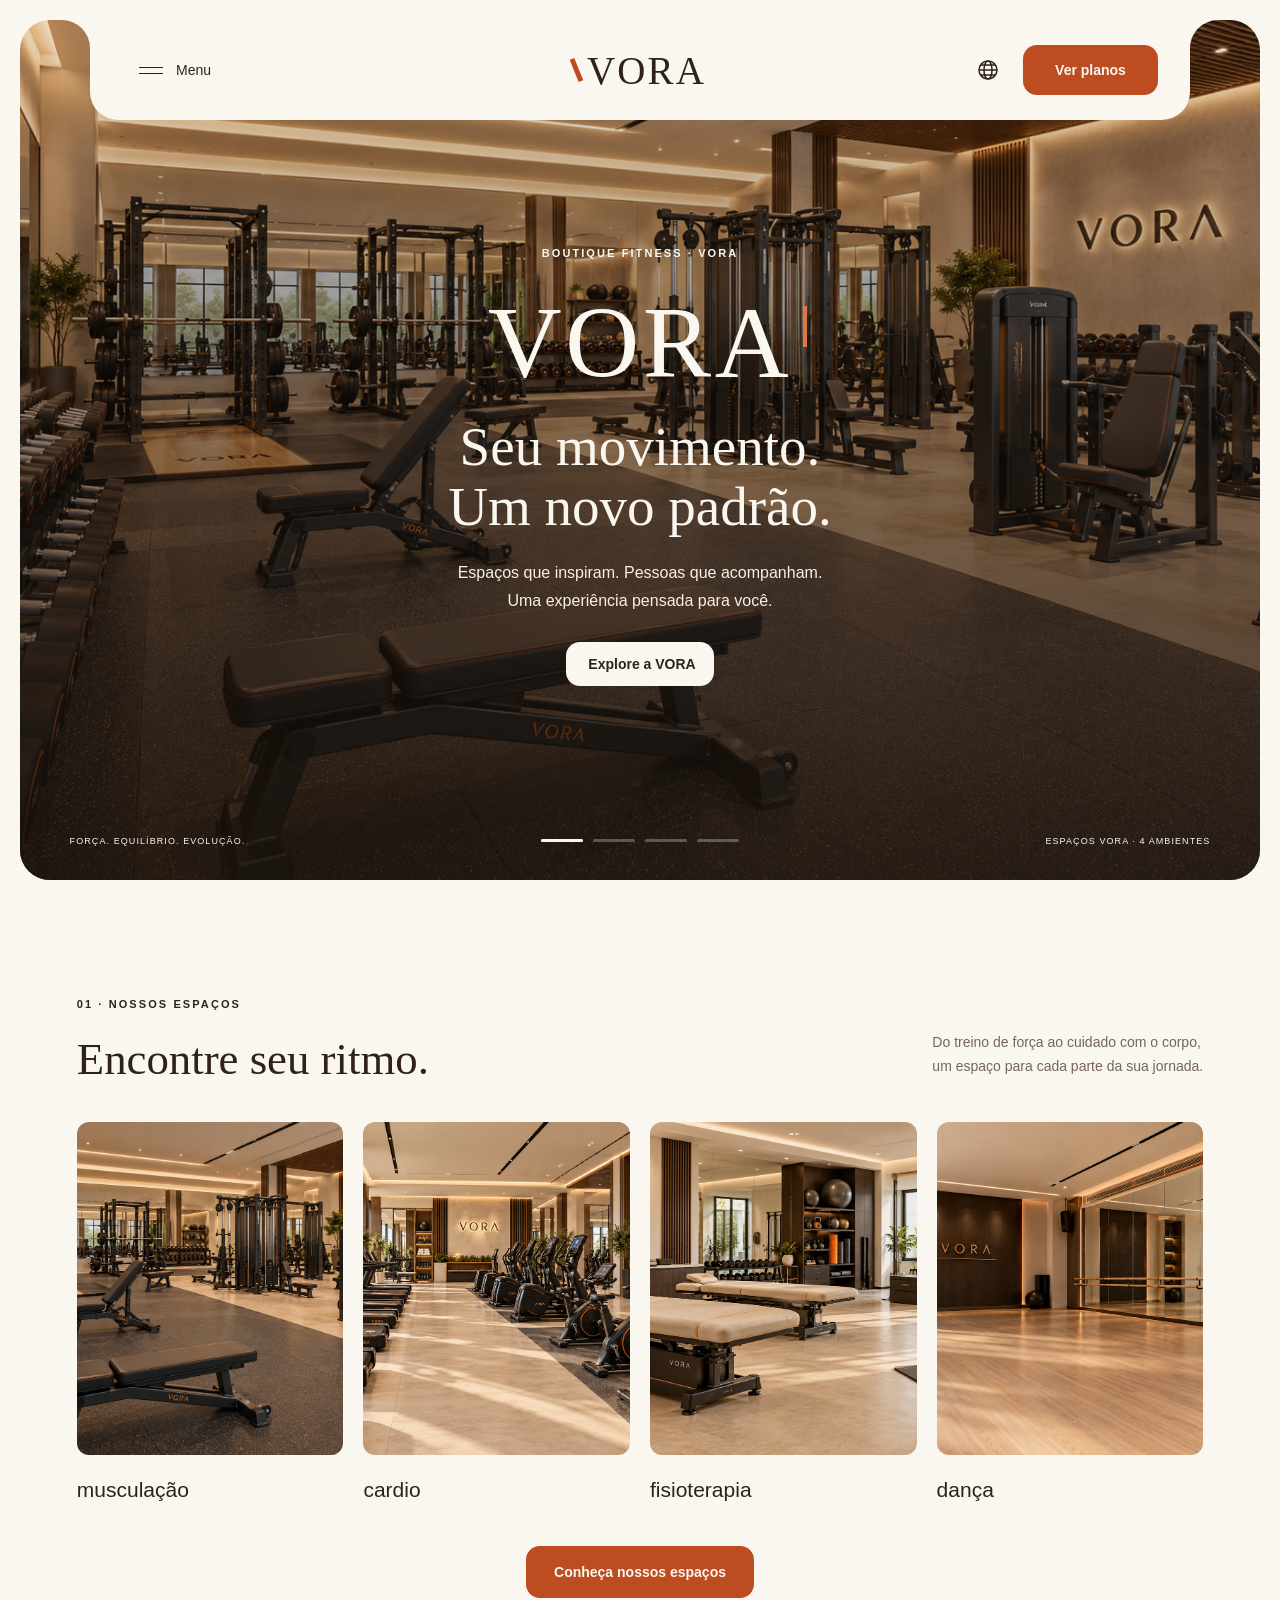
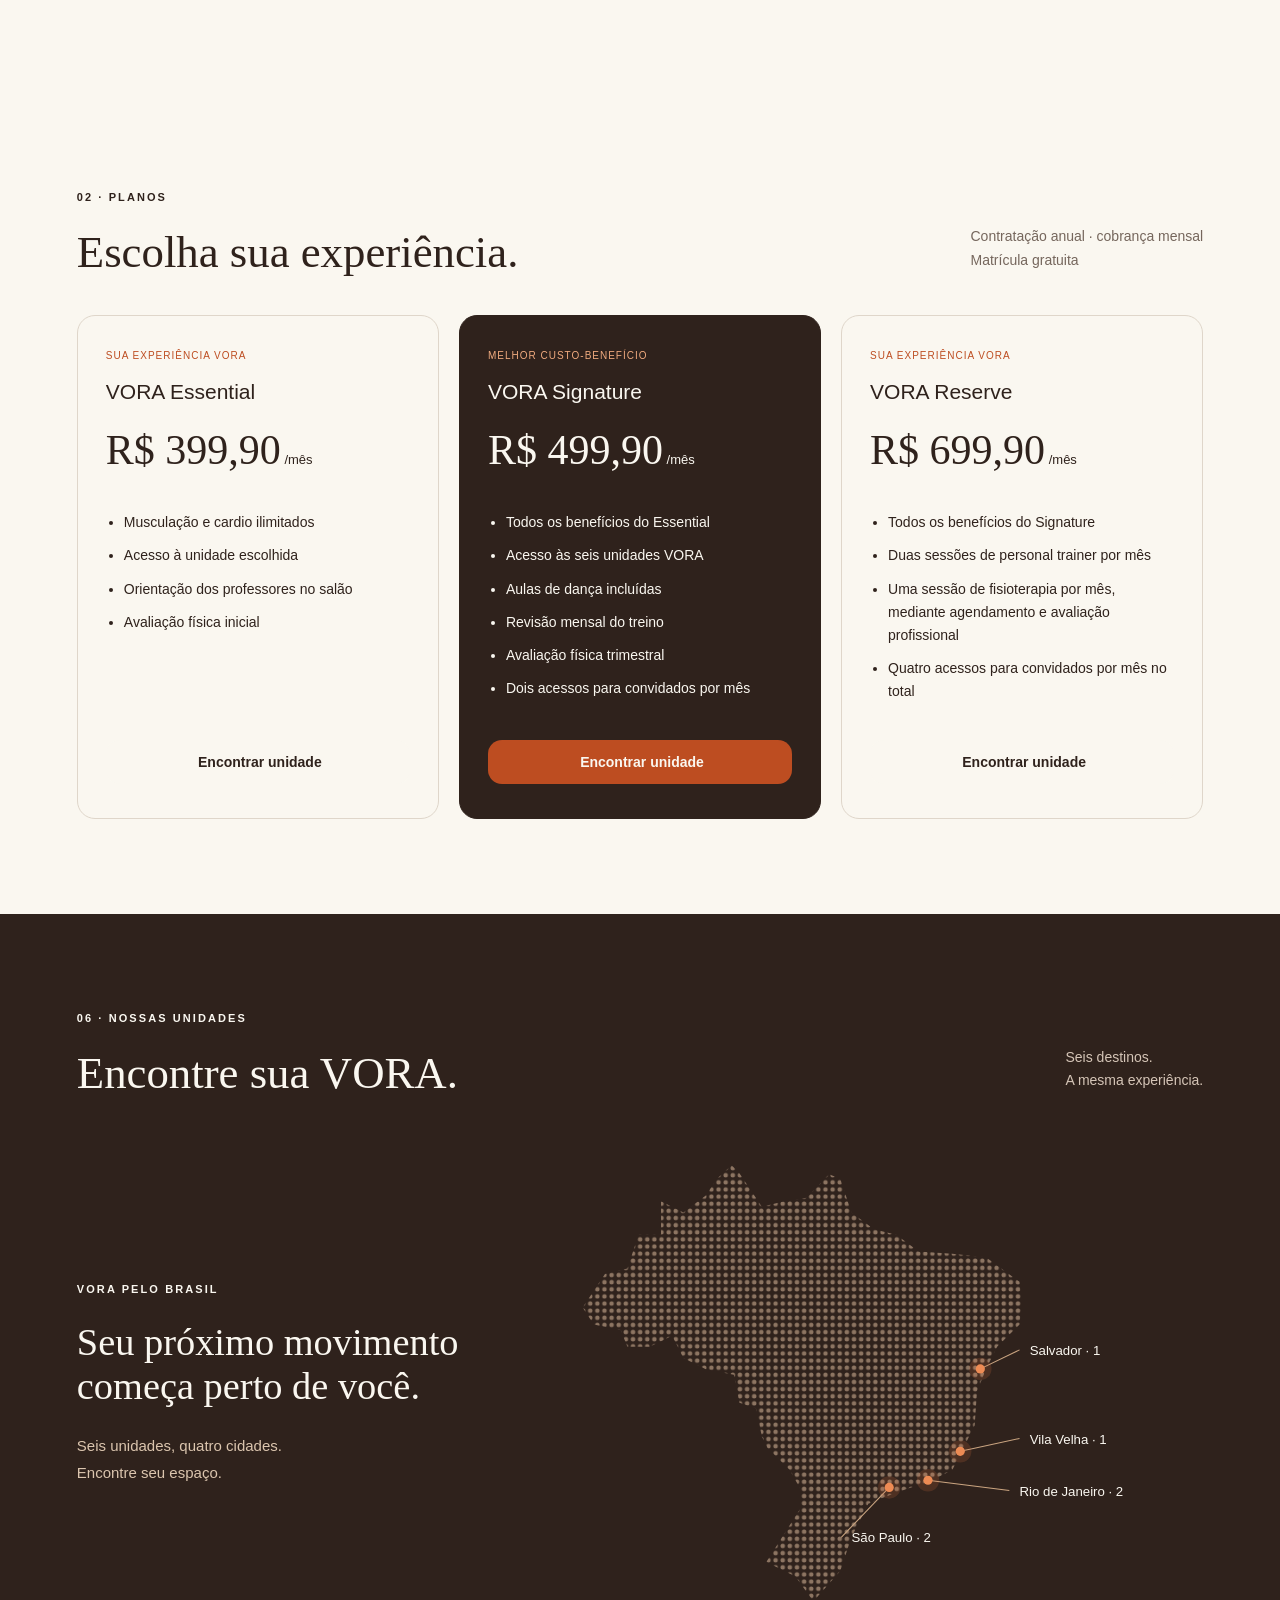
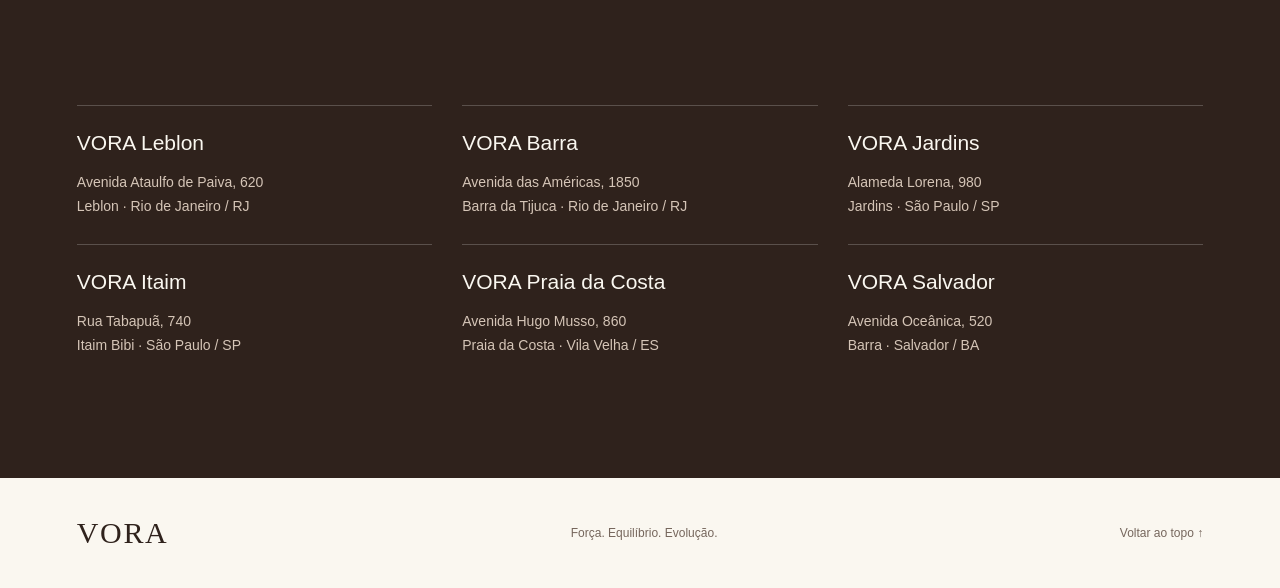
<file: index.html>
<!doctype html>
<html lang="pt-BR">
<head>
  <meta charset="utf-8">
  <meta name="viewport" content="width=device-width,initial-scale=1">
  <meta name="description" content="Conheça a VORA: espaços de treino, profissionais e uma experiência de fitness premium.">
  <title>VORA — Movimento com propósito</title>
  <link rel="stylesheet" href="styles.css?v=20261008-languages">
  <script src="scroll.js?v=20261008-languages" defer></script><script src="translations.js?v=20261008-languages" defer></script><script src="language.js?v=20261008-languages" defer></script><script src="app.js?v=20261008-languages" defer></script>
</head>
<body>
  <div class="opening" id="inicio">
    <header class="header fullscreen-header">
  <button class="menu-toggle fullscreen-toggle" aria-label="Abrir menu de navegação" aria-expanded="false" aria-controls="menu-overlay"><span class="menu-icon" aria-hidden="true"><i></i><i></i></span><b>Menu</b></button>
  <a class="wordmark nav-logo" href="index.html?v=20261008-languages" aria-label="VORA, início"><span class="brand-stroke" aria-hidden="true"></span>VORA</a>
  <div class="header-actions"><div class="language-selector" data-language-control><button class="language-toggle" type="button" aria-label="Escolher idioma" aria-expanded="false" aria-controls="language-panel"><svg viewBox="0 0 24 24" fill="none" stroke="currentColor" stroke-width="1.5" aria-hidden="true"><circle cx="12" cy="12" r="9"/><ellipse cx="12" cy="12" rx="4" ry="9"/><path d="M3 12h18M5 7h14M5 17h14"/></svg></button><div class="language-panel" id="language-panel" role="group" aria-label="Escolher idioma" inert><button type="button" data-lang="pt" lang="pt-BR" aria-pressed="true">Português <span>PT</span></button><button type="button" data-lang="en" lang="en" aria-pressed="false">English <span>EN</span></button><button type="button" data-lang="es" lang="es" aria-pressed="false">Español <span>ES</span></button></div></div><a class="button button-orange header-plan" href="index.html?v=20261008-languages#planos">Ver planos</a></div>
</header>
    <section class="hero" aria-label="Conheça a VORA">
      <div class="slides" aria-hidden="true"></div>
      <div class="hero-shade"></div>
      <div class="hero-content"><p class="eyebrow">BOUTIQUE FITNESS · VORA</p><div class="wordmark hero-wordmark" aria-label="VORA">VORA<span class="hero-accent" aria-hidden="true"></span></div><h1>Seu movimento.<br>Um novo padrão.</h1><p class="hero-description">Espaços que inspiram. Pessoas que acompanham.<br>Uma experiência pensada para você.</p><a class="button button-cream" href="espacos.html?v=20261008-languages">Explore a VORA</a></div>
      <div class="hero-bottom"><p>FORÇA. EQUILÍBRIO. EVOLUÇÃO.</p><div class="slide-controls"><div class="slide-dots" role="group" aria-label="Escolher imagem"></div></div><span class="slide-caption">ESPAÇOS VORA · 4 AMBIENTES</span></div>
    </section>
  </div>
  <main>
    <section id="espacos" class="section"><div class="section-heading"><div><p class="eyebrow">01 · NOSSOS ESPAÇOS</p><h2>Encontre seu ritmo.</h2></div><p>Do treino de força ao cuidado com o corpo,<br>um espaço para cada parte da sua jornada.</p></div><div id="space-grid" class="space-grid"></div><div class="spaces-action"><a class="button button-orange" href="espacos.html?v=20261008-languages">Conheça nossos espaços</a></div></section>
    <section id="planos" class="section"><div class="section-heading"><div><p class="eyebrow">02 · PLANOS</p><h2>Escolha sua experiência.</h2></div><p>Contratação anual · cobrança mensal<br>Matrícula gratuita</p></div><div id="plan-grid" class="plan-grid"></div></section>
    <section id="unidades" class="section units"><div class="section-heading"><div><p class="eyebrow">06 · NOSSAS UNIDADES</p><h2>Encontre sua VORA.</h2></div><p>Seis destinos.<br>A mesma experiência.</p></div><div class="units-map" aria-label="Localização das unidades"><div><p class="eyebrow">VORA PELO BRASIL</p><h3>Seu próximo movimento<br>começa perto de você.</h3><p>Seis unidades, quatro cidades.<br>Encontre seu espaço.</p></div><svg viewBox="0 0 640 500" role="img" aria-labelledby="brazil-title brazil-desc"><title id="brazil-title">Unidades VORA no Brasil</title><desc id="brazil-desc">Duas unidades no Rio de Janeiro, duas em São Paulo, uma em Vila Velha e uma em Salvador.</desc><defs><pattern id="map-dots" width="7" height="7" patternUnits="userSpaceOnUse"><circle cx="3.5" cy="3.5" r="2.2" fill="#8d7562"/></pattern></defs><polygon points="31.1,168.5 42.0,185.0 68.4,190.5 75.0,207.0 97.0,207.0 119.0,196.0 130.0,218.0 152.0,229.0 179.5,234.5 185.0,262.0 201.5,267.5 207.0,295.0 212.5,306.0 234.5,328.0 245.5,347.8 244.4,366.5 211.4,418.2 240.0,432.5 257.6,456.7 284.0,427.0 295.0,394.0 311.5,361.0 339.0,350.0 372.0,339.0 394.0,328.0 405.0,306.0 416.0,284.0 418.2,251.0 427.0,229.0 438.0,207.0 460.0,185.0 462.2,163.0 460.0,143.2 427.0,119.0 394.0,115.7 361.0,113.5 339.0,97.0 317.0,91.5 295.0,75.0 284.0,42.0 273.0,37.6 251.0,60.7 229.0,64.0 207.0,69.5 185.0,36.5 177.3,28.8 163.0,42.0 152.0,58.5 130.0,75.0 108.0,64.0 108.0,97.0 86.0,97.0 75.0,130.0 53.0,135.5 31.1,168.5" fill="url(#map-dots)"/><g class="map-marker"><title>Salvador</title><path d="M421.5,228.67 L460,210" stroke="#cba581" stroke-width="1" fill="none"/><circle cx="421.5" cy="228.67" r="11" fill="#de7542" opacity=".18"/><circle cx="421.5" cy="228.67" r="4.5" fill="#ee8b54"/><text x="470" y="215" fill="#faf7f0" font-size="13" font-family="Arial,sans-serif">Salvador · 1</text></g><g class="map-marker"><title>Vila Velha</title><path d="M401.81,309.63 L460,297" stroke="#cba581" stroke-width="1" fill="none"/><circle cx="401.81" cy="309.63" r="11" fill="#de7542" opacity=".18"/><circle cx="401.81" cy="309.63" r="4.5" fill="#ee8b54"/><text x="470" y="302" fill="#faf7f0" font-size="13" font-family="Arial,sans-serif">Vila Velha · 1</text></g><g class="map-marker"><title>Rio de Janeiro</title><path d="M370.13,338.01 L450,348" stroke="#cba581" stroke-width="1" fill="none"/><circle cx="370.13" cy="338.01" r="11" fill="#de7542" opacity=".18"/><circle cx="370.13" cy="338.01" r="4.5" fill="#ee8b54"/><text x="460" y="353" fill="#faf7f0" font-size="13" font-family="Arial,sans-serif">Rio de Janeiro · 2</text></g><g class="map-marker"><title>São Paulo</title><path d="M332.07,345.05 L285,394" stroke="#cba581" stroke-width="1" fill="none"/><circle cx="332.07" cy="345.05" r="11" fill="#de7542" opacity=".18"/><circle cx="332.07" cy="345.05" r="4.5" fill="#ee8b54"/><text x="295" y="399" fill="#faf7f0" font-size="13" font-family="Arial,sans-serif">São Paulo · 2</text></g></svg></div><div id="unit-grid" class="unit-grid"></div></section>
  </main>
  <footer><a class="wordmark" href="#inicio">VORA</a><p>Força. Equilíbrio. Evolução.</p><a href="#inicio">Voltar ao topo ↑</a></footer>
<dialog class="full-menu" id="menu-overlay" aria-label="Menu de navegação VORA">
  <div class="overlay-top"><a class="wordmark" href="index.html?v=20261008-languages" aria-label="VORA, página inicial">VORA</a><button class="menu-close" aria-label="Fechar menu"><span>Fechar</span><b aria-hidden="true">×</b></button></div>
  <div class="overlay-content"><div class="overlay-navigation"><p class="eyebrow">EXPLORE A VORA</p><nav id="navigation" aria-label="Navegação principal"><a href="espacos.html?v=20261008-languages"><span>01</span>Nossos espaços</a><a href="equipamentos.html?v=20261008-languages"><span>02</span>Equipamentos</a><a href="historia.html?v=20261008-languages"><span>03</span>Nossa história</a><a href="equipe.html?v=20261008-languages"><span>04</span>Nossa equipe</a><a href="produtos.html?v=20261008-languages"><span>05</span>Produtos</a><a href="contato.html?v=20261008-languages"><span>06</span>Contato</a></nav></div><div class="menu-visual"><img class="menu-photo" alt="Sala de musculação VORA"><div><p class="eyebrow">BOUTIQUE FITNESS</p><p>Seu movimento.<br>Seu lugar.</p></div></div></div>
  <div class="overlay-bottom"><span>FORÇA. EQUILÍBRIO. EVOLUÇÃO.</span><span>VORA · BOUTIQUE FITNESS</span></div>
</dialog>
</body>
</html>
</file>
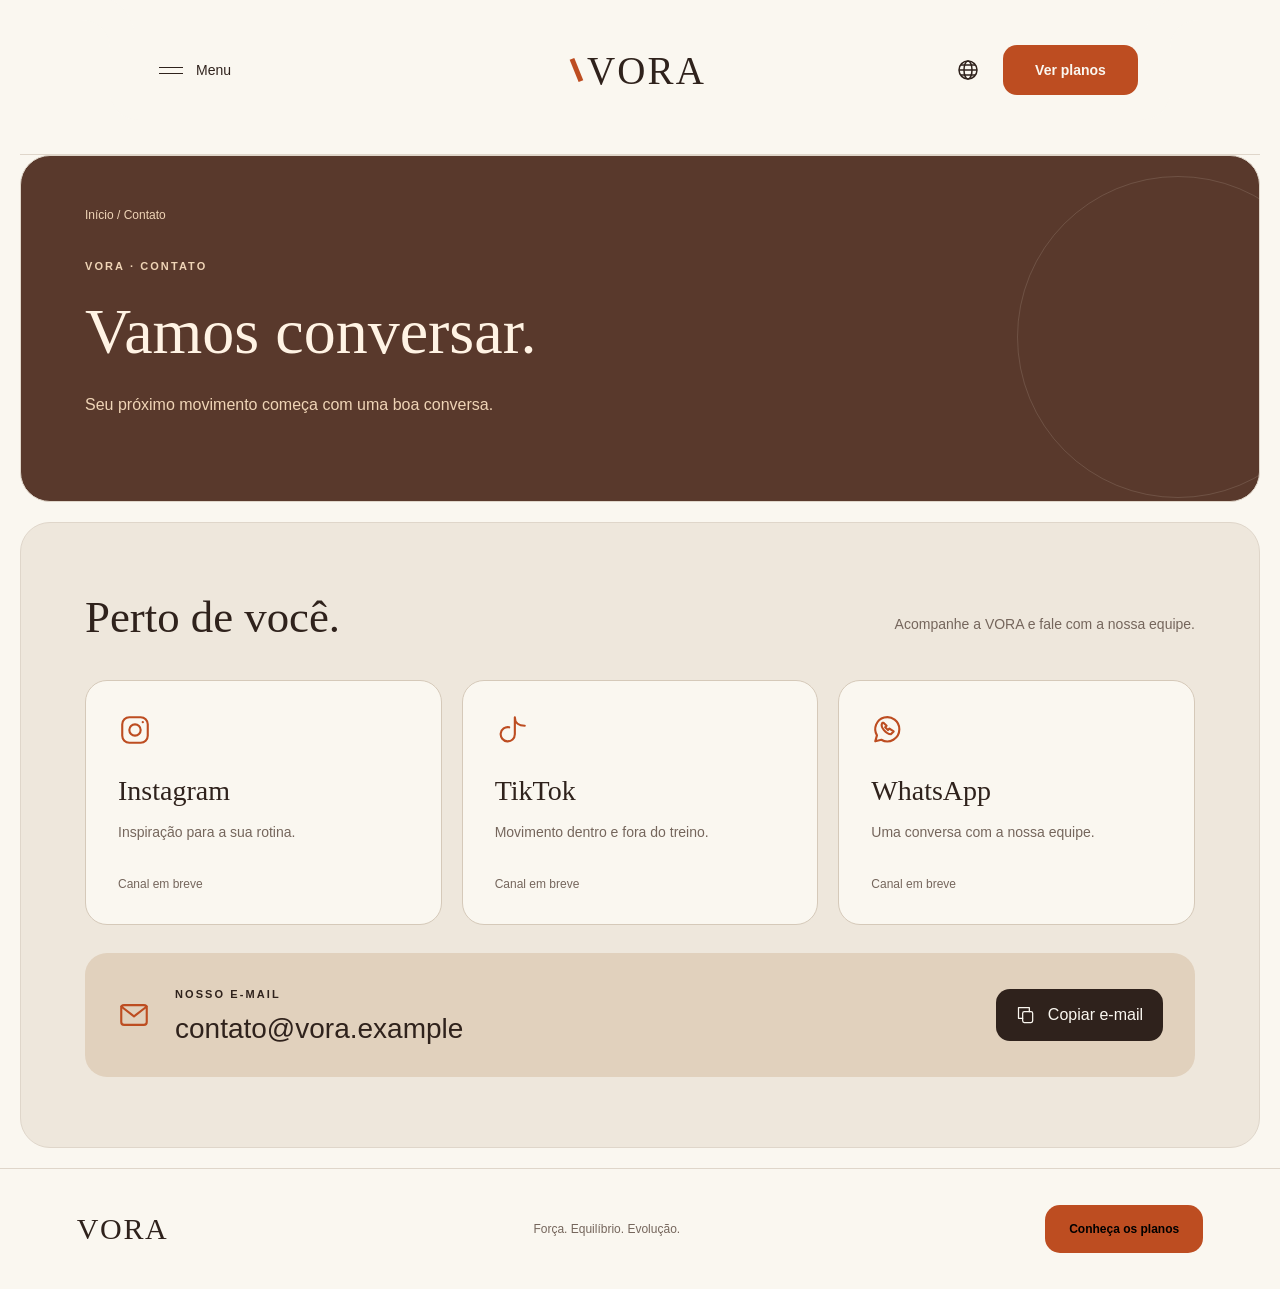
<file: contato.html>
<!doctype html>
<html lang="pt-BR"><head><meta charset="utf-8"><meta name="viewport" content="width=device-width,initial-scale=1"><meta name="description" content="Entre em contato com a VORA."><title>Contato — VORA</title><link rel="stylesheet" href="styles.css?v=20261008-languages"><script src="scroll.js?v=20261008-languages" defer></script><script src="translations.js?v=20261008-languages" defer></script><script src="language.js?v=20261008-languages" defer></script><script src="app.js?v=20261008-languages" defer></script></head>
<body class="inner-page page-contato"><div class="page-navigation">    <header class="header fullscreen-header">
  <button class="menu-toggle fullscreen-toggle" aria-label="Abrir menu de navegação" aria-expanded="false" aria-controls="menu-overlay"><span class="menu-icon" aria-hidden="true"><i></i><i></i></span><b>Menu</b></button>
  <a class="wordmark nav-logo" href="index.html?v=20261008-languages" aria-label="VORA, início"><span class="brand-stroke" aria-hidden="true"></span>VORA</a>
  <div class="header-actions"><div class="language-selector" data-language-control><button class="language-toggle" type="button" aria-label="Escolher idioma" aria-expanded="false" aria-controls="language-panel"><svg viewBox="0 0 24 24" fill="none" stroke="currentColor" stroke-width="1.5" aria-hidden="true"><circle cx="12" cy="12" r="9"/><ellipse cx="12" cy="12" rx="4" ry="9"/><path d="M3 12h18M5 7h14M5 17h14"/></svg></button><div class="language-panel" id="language-panel" role="group" aria-label="Escolher idioma" inert><button type="button" data-lang="pt" lang="pt-BR" aria-pressed="true">Português <span>PT</span></button><button type="button" data-lang="en" lang="en" aria-pressed="false">English <span>EN</span></button><button type="button" data-lang="es" lang="es" aria-pressed="false">Español <span>ES</span></button></div></div><a class="button button-orange header-plan" href="index.html?v=20261008-languages#planos">Ver planos</a></div>
</header></div><main><section class="page-intro"><a class="breadcrumb" href="index.html?v=20261008-languages">Início / Contato</a><p class="eyebrow">VORA · CONTATO</p><h1>Vamos conversar.</h1><p>Seu próximo movimento começa com uma boa conversa.</p></section><section class="section contact-section"><div class="section-heading"><h2>Perto de você.</h2><p>Acompanhe a VORA e fale com a nossa equipe.</p></div><div class="contact-grid"><article class="contact-card"><span class="contact-icon"><svg viewBox="0 0 24 24" fill="none" stroke="currentColor" stroke-width="1.5" stroke-linecap="round" stroke-linejoin="round" aria-hidden="true"><rect x="3" y="3" width="18" height="18" rx="5"/><circle cx="12" cy="12" r="4"/><circle cx="17.5" cy="6.5" r=".8" fill="currentColor" stroke="none"/></svg></span><h3>Instagram</h3><p>Inspiração para a sua rotina.</p><span class="contact-status">Canal em breve</span></article><article class="contact-card"><span class="contact-icon"><svg viewBox="0 0 24 24" fill="none" stroke="currentColor" stroke-width="1.5" stroke-linecap="round" stroke-linejoin="round" aria-hidden="true"><path d="M14 3v12a5 5 0 1 1-4-4.9M14 3c0 4 3 6 7 6"/></svg></span><h3>TikTok</h3><p>Movimento dentro e fora do treino.</p><span class="contact-status">Canal em breve</span></article><article class="contact-card"><span class="contact-icon"><svg viewBox="0 0 24 24" fill="none" stroke="currentColor" stroke-width="1.5" stroke-linecap="round" stroke-linejoin="round" aria-hidden="true"><path d="M20 11.5a8.5 8.5 0 0 1-12.7 7.4L3 20l1.2-4.2A8.5 8.5 0 1 1 20 11.5Z"/><path d="M8 7c-2 3 3 8 6 8l2-2-3-2-1 1-2-2 1-1-2-2Z"/></svg></span><h3>WhatsApp</h3><p>Uma conversa com a nossa equipe.</p><span class="contact-status">Canal em breve</span></article></div><div class="contact-email"><span class="contact-icon"><svg viewBox="0 0 24 24" fill="none" stroke="currentColor" stroke-width="1.5" stroke-linecap="round" stroke-linejoin="round" aria-hidden="true"><rect x="3" y="5" width="18" height="14" rx="2"/><path d="m3 6 9 7 9-7"/></svg></span><div><p class="eyebrow">NOSSO E-MAIL</p><p class="email-address">contato@vora.example</p></div><button class="copy-email" type="button" aria-label="Copiar e-mail"><svg viewBox="0 0 24 24" fill="none" stroke="currentColor" stroke-width="1.5" stroke-linecap="round" stroke-linejoin="round" aria-hidden="true"><rect x="8" y="8" width="12" height="13" rx="2"/><path d="M16 8V3H3v13h5"/></svg><span>Copiar e-mail</span></button><p id="copy-status" role="status" aria-live="polite"></p></div></section></main><footer><a class="wordmark" href="index.html?v=20261008-languages">VORA</a><p>Força. Equilíbrio. Evolução.</p><a class="button button-orange footer-plan" href="index.html?v=20261008-languages#planos">Conheça os planos</a></footer><dialog class="full-menu" id="menu-overlay" aria-label="Menu de navegação VORA">
  <div class="overlay-top"><a class="wordmark" href="index.html?v=20261008-languages" aria-label="VORA, página inicial">VORA</a><button class="menu-close" aria-label="Fechar menu"><span>Fechar</span><b aria-hidden="true">×</b></button></div>
  <div class="overlay-content"><div class="overlay-navigation"><p class="eyebrow">EXPLORE A VORA</p><nav id="navigation" aria-label="Navegação principal"><a href="espacos.html?v=20261008-languages"><span>01</span>Nossos espaços</a><a href="equipamentos.html?v=20261008-languages"><span>02</span>Equipamentos</a><a href="historia.html?v=20261008-languages"><span>03</span>Nossa história</a><a href="equipe.html?v=20261008-languages"><span>04</span>Nossa equipe</a><a href="produtos.html?v=20261008-languages"><span>05</span>Produtos</a><a href="contato.html?v=20261008-languages"><span>06</span>Contato</a></nav></div><div class="menu-visual"><img class="menu-photo" alt="Sala de musculação VORA"><div><p class="eyebrow">BOUTIQUE FITNESS</p><p>Seu movimento.<br>Seu lugar.</p></div></div></div>
  <div class="overlay-bottom"><span>FORÇA. EQUILÍBRIO. EVOLUÇÃO.</span><span>VORA · BOUTIQUE FITNESS</span></div>
</dialog>
</body></html>
</file>
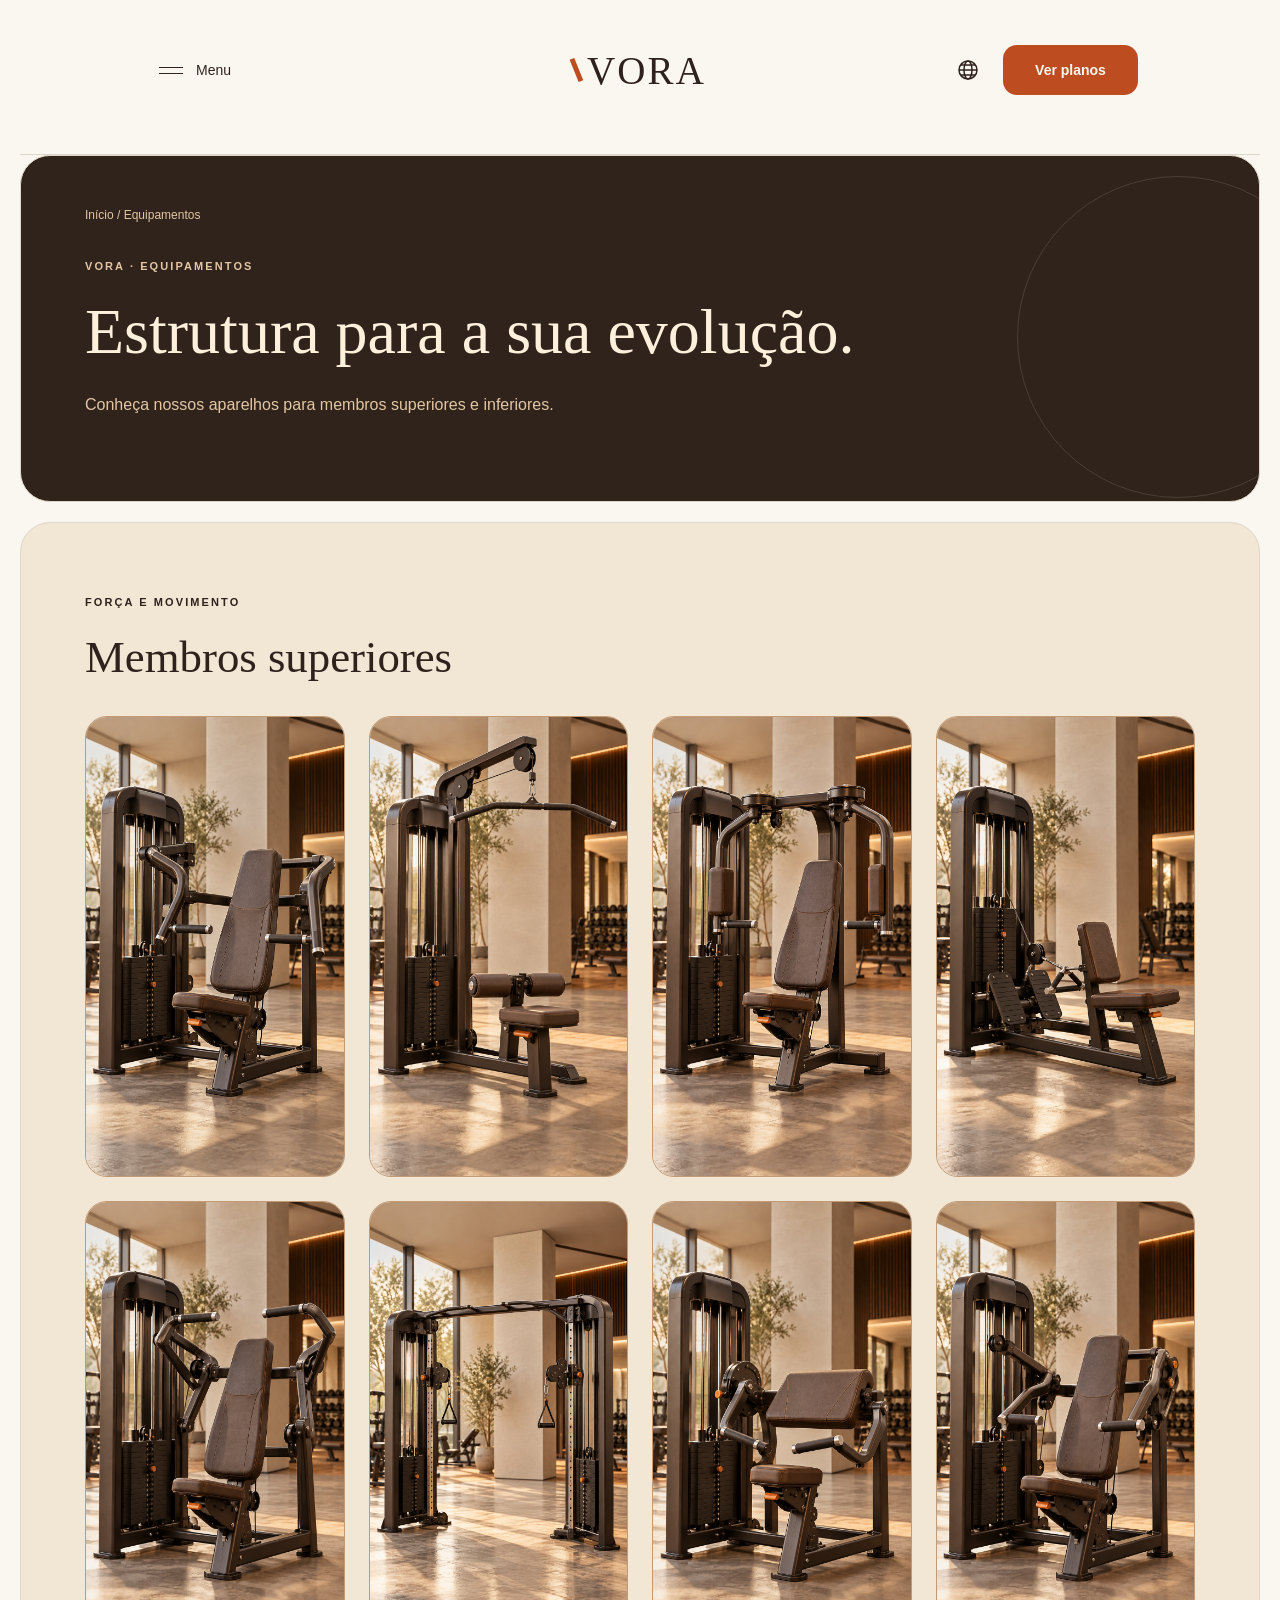
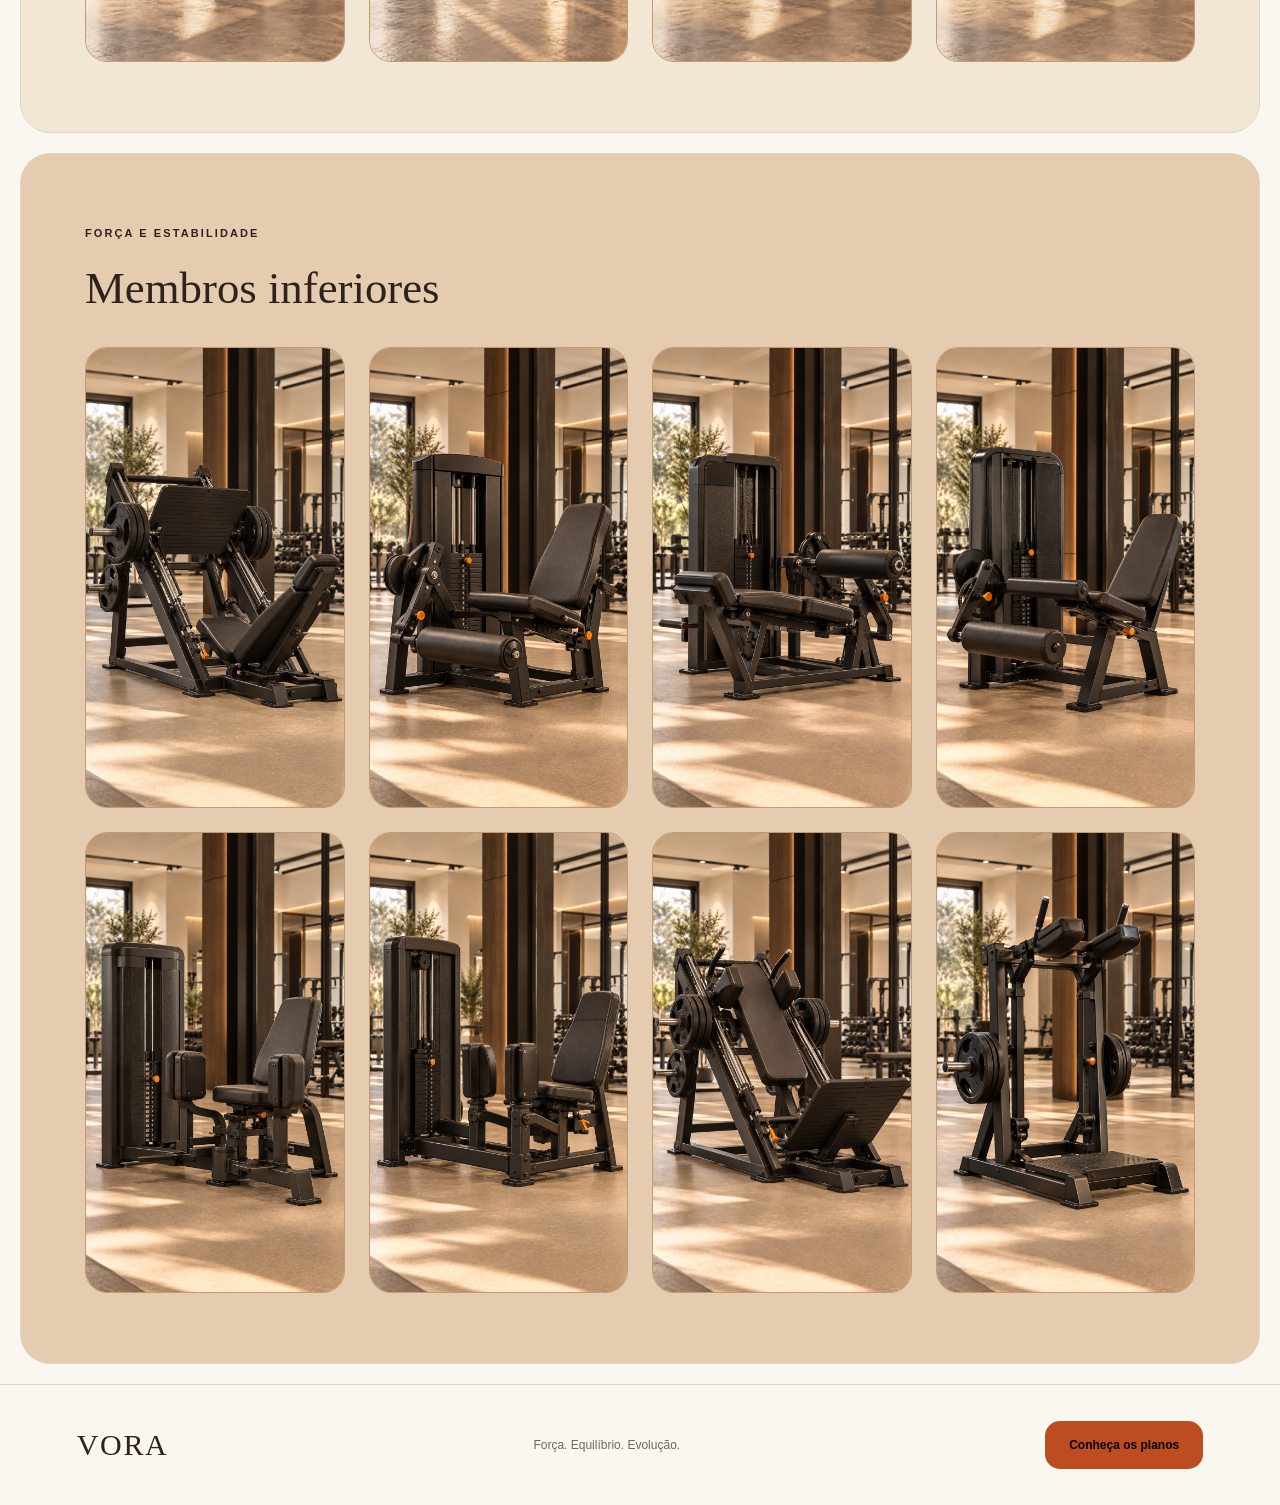
<file: equipamentos.html>
<!doctype html>
<html lang="pt-BR"><head><meta charset="utf-8"><meta name="viewport" content="width=device-width,initial-scale=1"><meta name="description" content="Conheça nossos aparelhos para membros superiores e inferiores."><title>Equipamentos — VORA</title><link rel="stylesheet" href="styles.css?v=20261008-languages"><script src="scroll.js?v=20261008-languages" defer></script><script src="translations.js?v=20261008-languages" defer></script><script src="language.js?v=20261008-languages" defer></script><script src="app.js?v=20261008-languages" defer></script></head>
<body class="inner-page page-equipamentos"><div class="page-navigation">    <header class="header fullscreen-header">
  <button class="menu-toggle fullscreen-toggle" aria-label="Abrir menu de navegação" aria-expanded="false" aria-controls="menu-overlay"><span class="menu-icon" aria-hidden="true"><i></i><i></i></span><b>Menu</b></button>
  <a class="wordmark nav-logo" href="index.html?v=20261008-languages" aria-label="VORA, início"><span class="brand-stroke" aria-hidden="true"></span>VORA</a>
  <div class="header-actions"><div class="language-selector" data-language-control><button class="language-toggle" type="button" aria-label="Escolher idioma" aria-expanded="false" aria-controls="language-panel"><svg viewBox="0 0 24 24" fill="none" stroke="currentColor" stroke-width="1.5" aria-hidden="true"><circle cx="12" cy="12" r="9"/><ellipse cx="12" cy="12" rx="4" ry="9"/><path d="M3 12h18M5 7h14M5 17h14"/></svg></button><div class="language-panel" id="language-panel" role="group" aria-label="Escolher idioma" inert><button type="button" data-lang="pt" lang="pt-BR" aria-pressed="true">Português <span>PT</span></button><button type="button" data-lang="en" lang="en" aria-pressed="false">English <span>EN</span></button><button type="button" data-lang="es" lang="es" aria-pressed="false">Español <span>ES</span></button></div></div><a class="button button-orange header-plan" href="index.html?v=20261008-languages#planos">Ver planos</a></div>
</header></div><main><section class="page-intro"><a class="breadcrumb" href="index.html?v=20261008-languages">Início / Equipamentos</a><p class="eyebrow">VORA · EQUIPAMENTOS</p><h1>Estrutura para a sua evolução.</h1><p>Conheça nossos aparelhos para membros superiores e inferiores.</p></section><section class="section equipment-list" id="superiores"><p class="eyebrow">FORÇA E MOVIMENTO</p><h2>Membros superiores</h2><div id="upper-grid" class="asset-grid"></div></section><section class="section equipment-list" id="inferiores"><p class="eyebrow">FORÇA E ESTABILIDADE</p><h2>Membros inferiores</h2><div id="lower-grid" class="asset-grid"></div></section></main><footer><a class="wordmark" href="index.html?v=20261008-languages">VORA</a><p>Força. Equilíbrio. Evolução.</p><a class="button button-orange footer-plan" href="index.html?v=20261008-languages#planos">Conheça os planos</a></footer><dialog class="full-menu" id="menu-overlay" aria-label="Menu de navegação VORA">
  <div class="overlay-top"><a class="wordmark" href="index.html?v=20261008-languages" aria-label="VORA, página inicial">VORA</a><button class="menu-close" aria-label="Fechar menu"><span>Fechar</span><b aria-hidden="true">×</b></button></div>
  <div class="overlay-content"><div class="overlay-navigation"><p class="eyebrow">EXPLORE A VORA</p><nav id="navigation" aria-label="Navegação principal"><a href="espacos.html?v=20261008-languages"><span>01</span>Nossos espaços</a><a href="equipamentos.html?v=20261008-languages"><span>02</span>Equipamentos</a><a href="historia.html?v=20261008-languages"><span>03</span>Nossa história</a><a href="equipe.html?v=20261008-languages"><span>04</span>Nossa equipe</a><a href="produtos.html?v=20261008-languages"><span>05</span>Produtos</a><a href="contato.html?v=20261008-languages"><span>06</span>Contato</a></nav></div><div class="menu-visual"><img class="menu-photo" alt="Sala de musculação VORA"><div><p class="eyebrow">BOUTIQUE FITNESS</p><p>Seu movimento.<br>Seu lugar.</p></div></div></div>
  <div class="overlay-bottom"><span>FORÇA. EQUILÍBRIO. EVOLUÇÃO.</span><span>VORA · BOUTIQUE FITNESS</span></div>
</dialog>
</body></html>
</file>
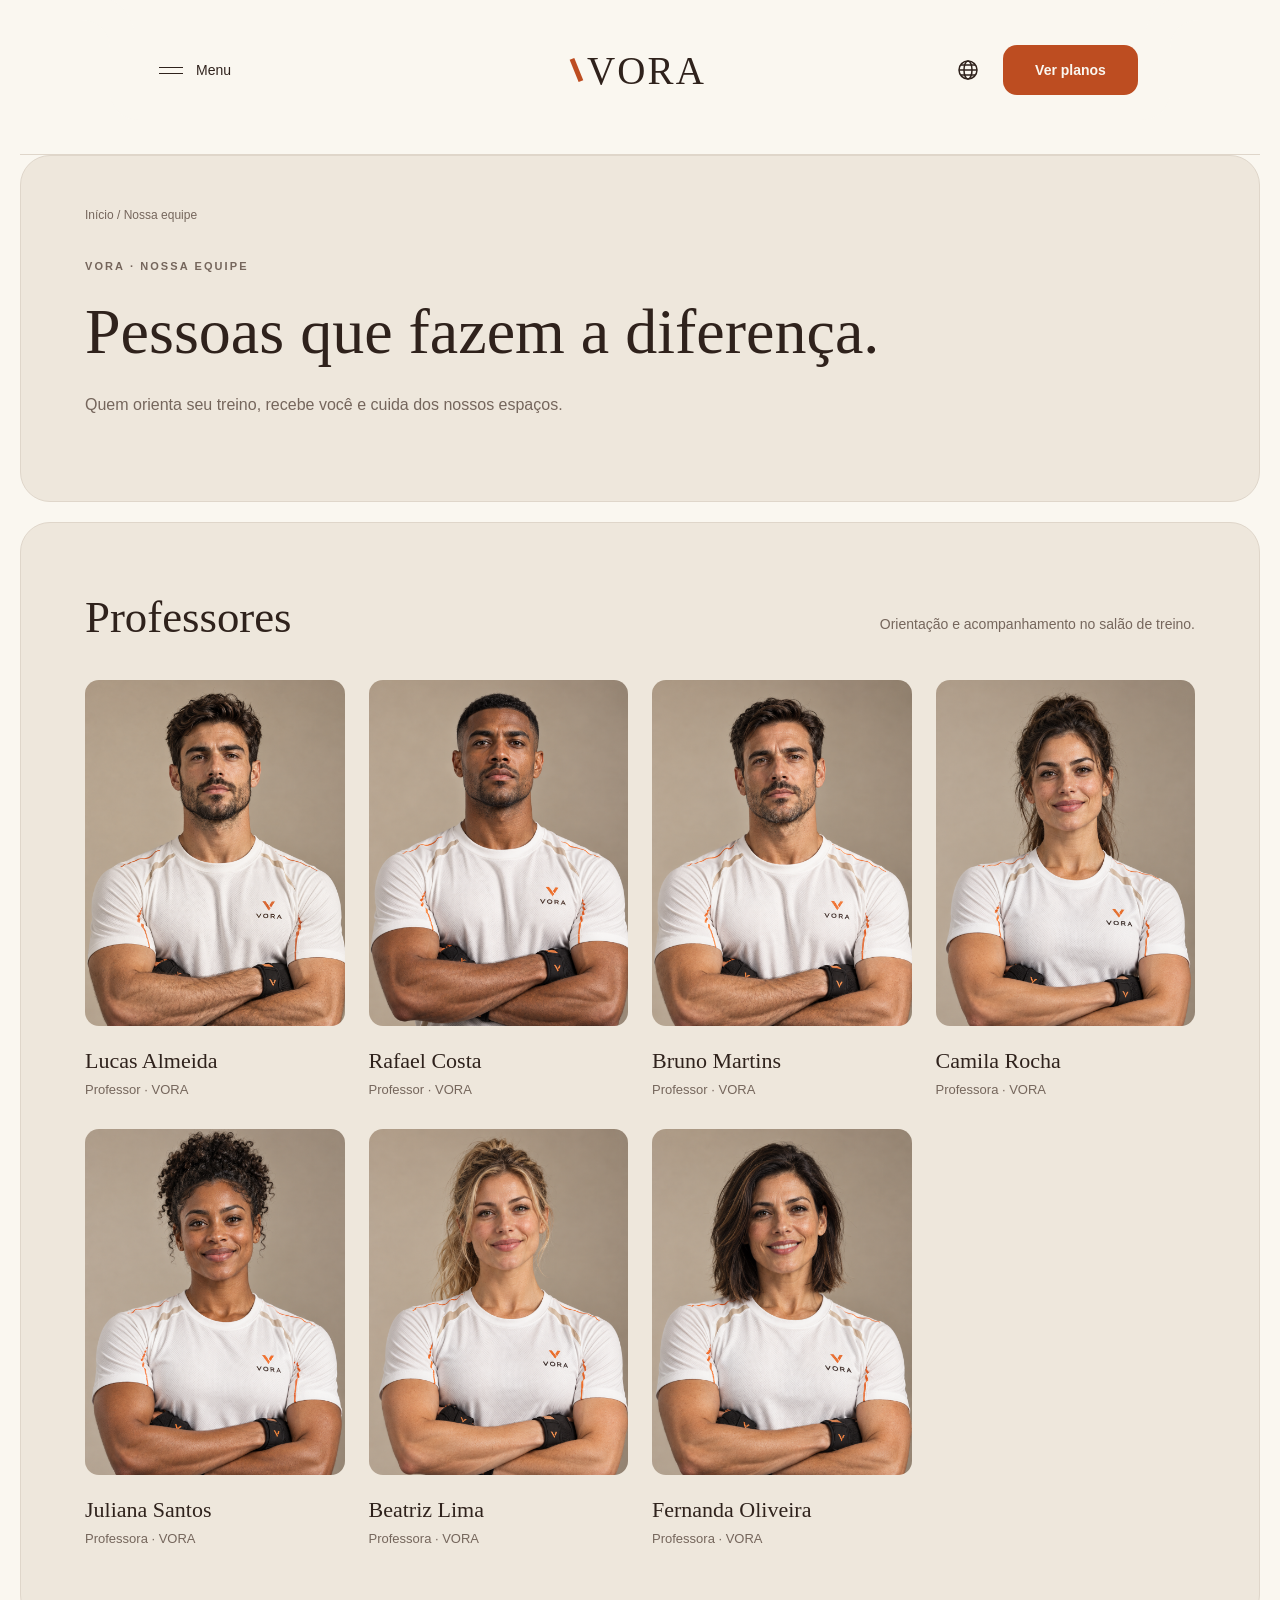
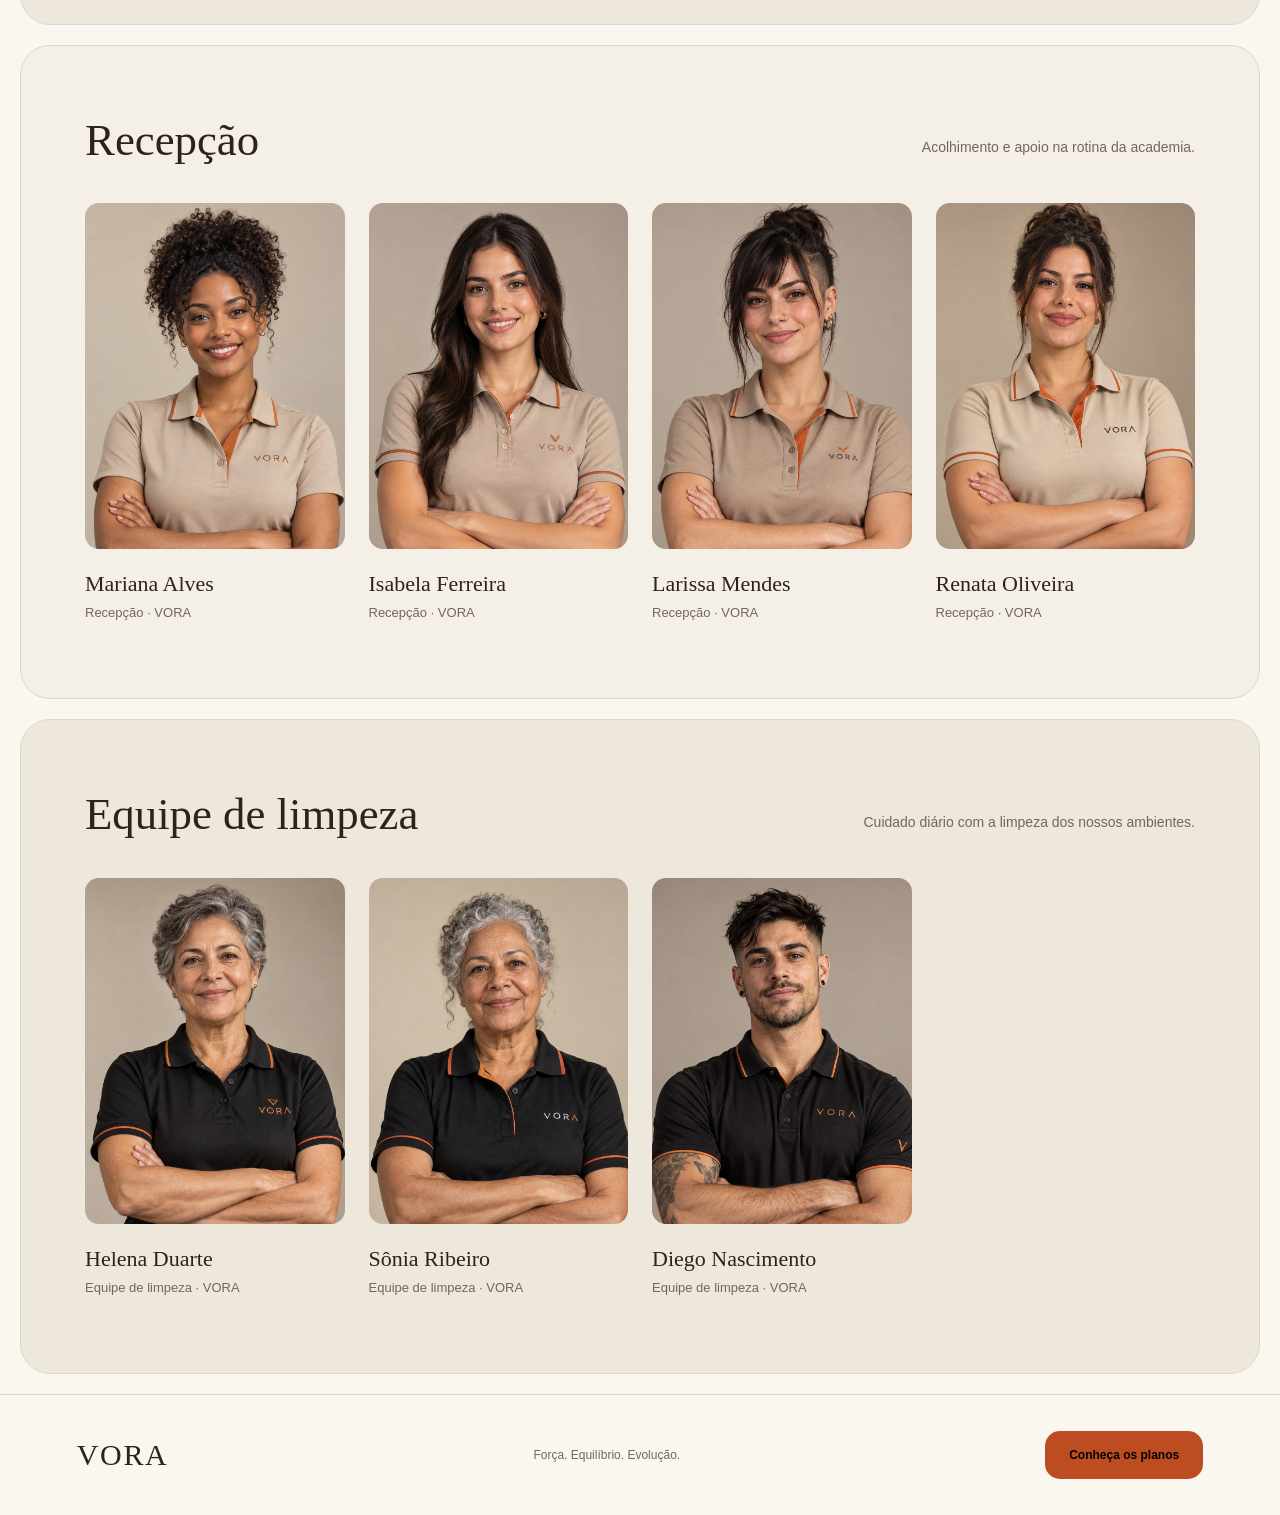
<file: equipe.html>
<!doctype html>
<html lang="pt-BR"><head><meta charset="utf-8"><meta name="viewport" content="width=device-width,initial-scale=1"><meta name="description" content="Quem orienta seu treino, recebe você e cuida dos nossos espaços."><title>Nossa equipe — VORA</title><link rel="stylesheet" href="styles.css?v=20261008-languages"><script src="scroll.js?v=20261008-languages" defer></script><script src="translations.js?v=20261008-languages" defer></script><script src="language.js?v=20261008-languages" defer></script><script src="app.js?v=20261008-languages" defer></script></head>
<body class="inner-page page-equipe"><div class="page-navigation">    <header class="header fullscreen-header">
  <button class="menu-toggle fullscreen-toggle" aria-label="Abrir menu de navegação" aria-expanded="false" aria-controls="menu-overlay"><span class="menu-icon" aria-hidden="true"><i></i><i></i></span><b>Menu</b></button>
  <a class="wordmark nav-logo" href="index.html?v=20261008-languages" aria-label="VORA, início"><span class="brand-stroke" aria-hidden="true"></span>VORA</a>
  <div class="header-actions"><div class="language-selector" data-language-control><button class="language-toggle" type="button" aria-label="Escolher idioma" aria-expanded="false" aria-controls="language-panel"><svg viewBox="0 0 24 24" fill="none" stroke="currentColor" stroke-width="1.5" aria-hidden="true"><circle cx="12" cy="12" r="9"/><ellipse cx="12" cy="12" rx="4" ry="9"/><path d="M3 12h18M5 7h14M5 17h14"/></svg></button><div class="language-panel" id="language-panel" role="group" aria-label="Escolher idioma" inert><button type="button" data-lang="pt" lang="pt-BR" aria-pressed="true">Português <span>PT</span></button><button type="button" data-lang="en" lang="en" aria-pressed="false">English <span>EN</span></button><button type="button" data-lang="es" lang="es" aria-pressed="false">Español <span>ES</span></button></div></div><a class="button button-orange header-plan" href="index.html?v=20261008-languages#planos">Ver planos</a></div>
</header></div><main><section class="page-intro"><a class="breadcrumb" href="index.html?v=20261008-languages">Início / Nossa equipe</a><p class="eyebrow">VORA · NOSSA EQUIPE</p><h1>Pessoas que fazem a diferença.</h1><p>Quem orienta seu treino, recebe você e cuida dos nossos espaços.</p></section><div id="team-sections"></div></main><footer><a class="wordmark" href="index.html?v=20261008-languages">VORA</a><p>Força. Equilíbrio. Evolução.</p><a class="button button-orange footer-plan" href="index.html?v=20261008-languages#planos">Conheça os planos</a></footer><dialog class="full-menu" id="menu-overlay" aria-label="Menu de navegação VORA">
  <div class="overlay-top"><a class="wordmark" href="index.html?v=20261008-languages" aria-label="VORA, página inicial">VORA</a><button class="menu-close" aria-label="Fechar menu"><span>Fechar</span><b aria-hidden="true">×</b></button></div>
  <div class="overlay-content"><div class="overlay-navigation"><p class="eyebrow">EXPLORE A VORA</p><nav id="navigation" aria-label="Navegação principal"><a href="espacos.html?v=20261008-languages"><span>01</span>Nossos espaços</a><a href="equipamentos.html?v=20261008-languages"><span>02</span>Equipamentos</a><a href="historia.html?v=20261008-languages"><span>03</span>Nossa história</a><a href="equipe.html?v=20261008-languages"><span>04</span>Nossa equipe</a><a href="produtos.html?v=20261008-languages"><span>05</span>Produtos</a><a href="contato.html?v=20261008-languages"><span>06</span>Contato</a></nav></div><div class="menu-visual"><img class="menu-photo" alt="Sala de musculação VORA"><div><p class="eyebrow">BOUTIQUE FITNESS</p><p>Seu movimento.<br>Seu lugar.</p></div></div></div>
  <div class="overlay-bottom"><span>FORÇA. EQUILÍBRIO. EVOLUÇÃO.</span><span>VORA · BOUTIQUE FITNESS</span></div>
</dialog>
</body></html>
</file>
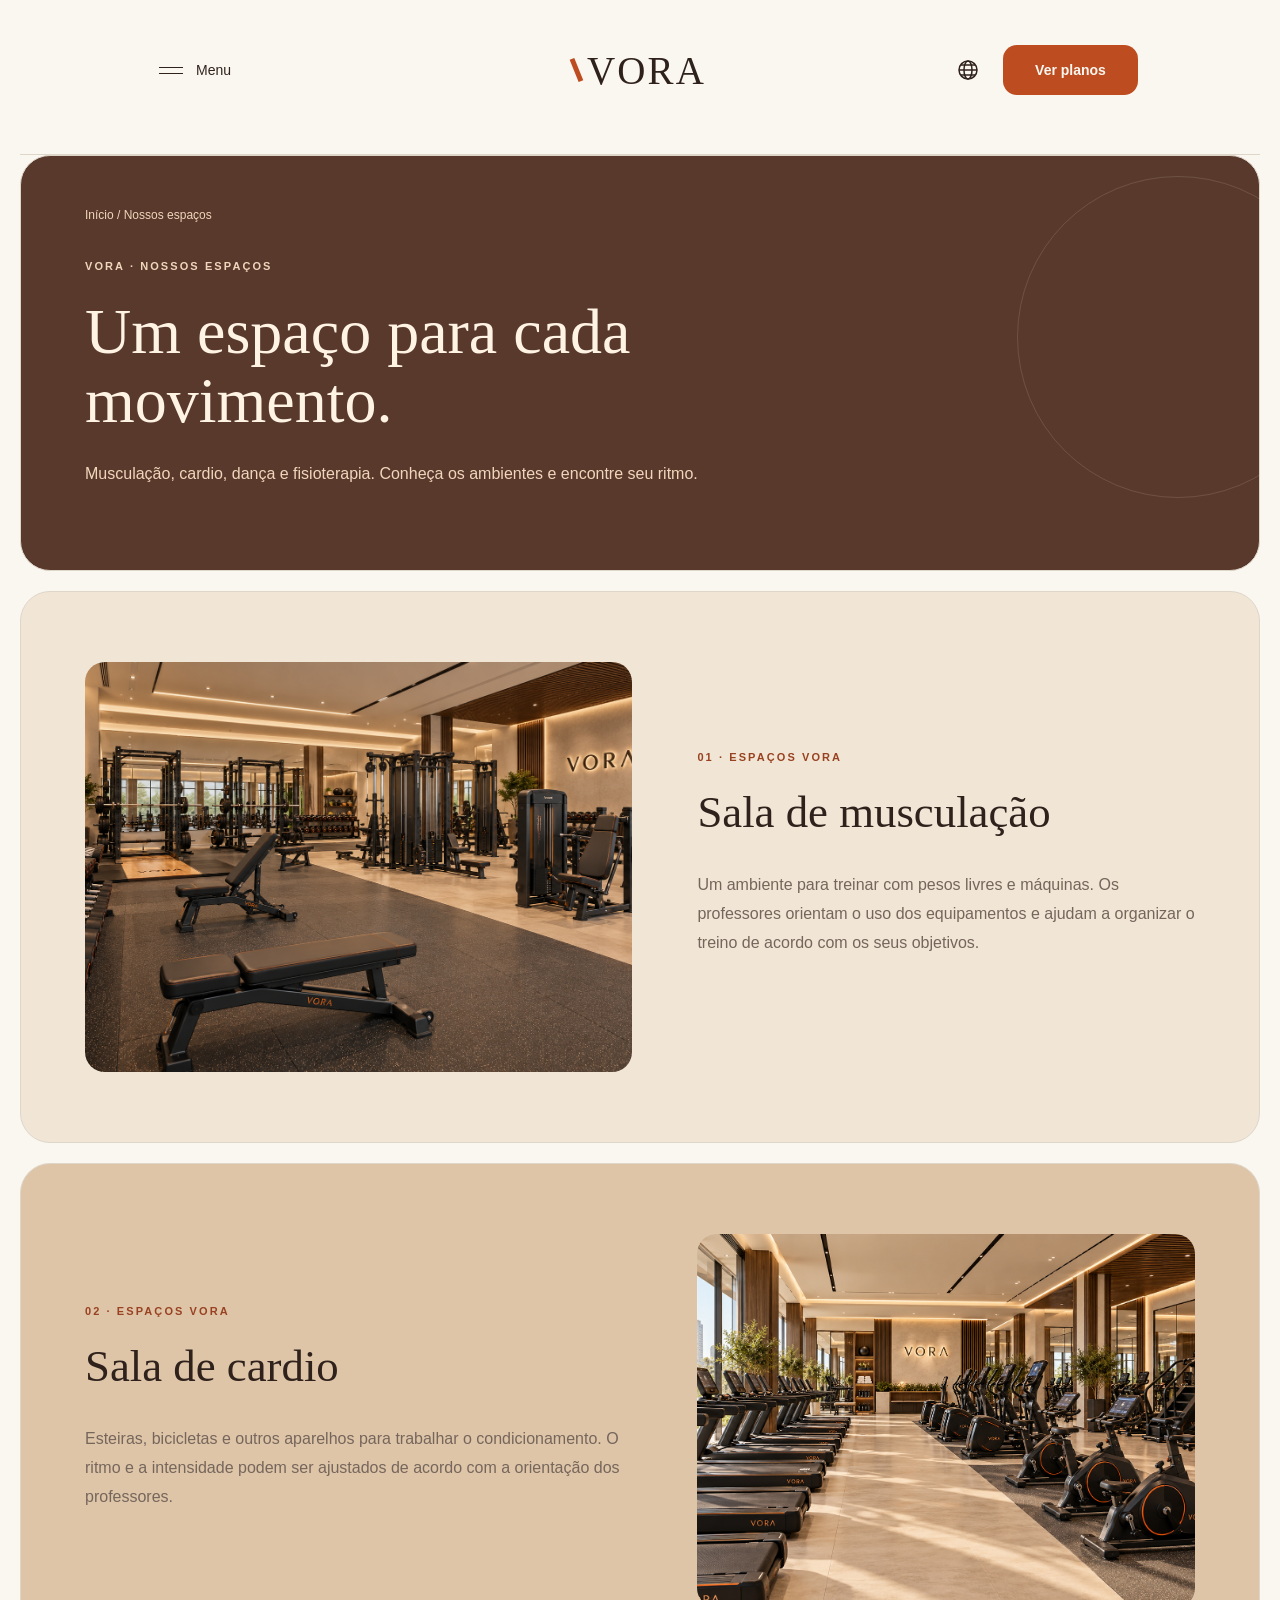
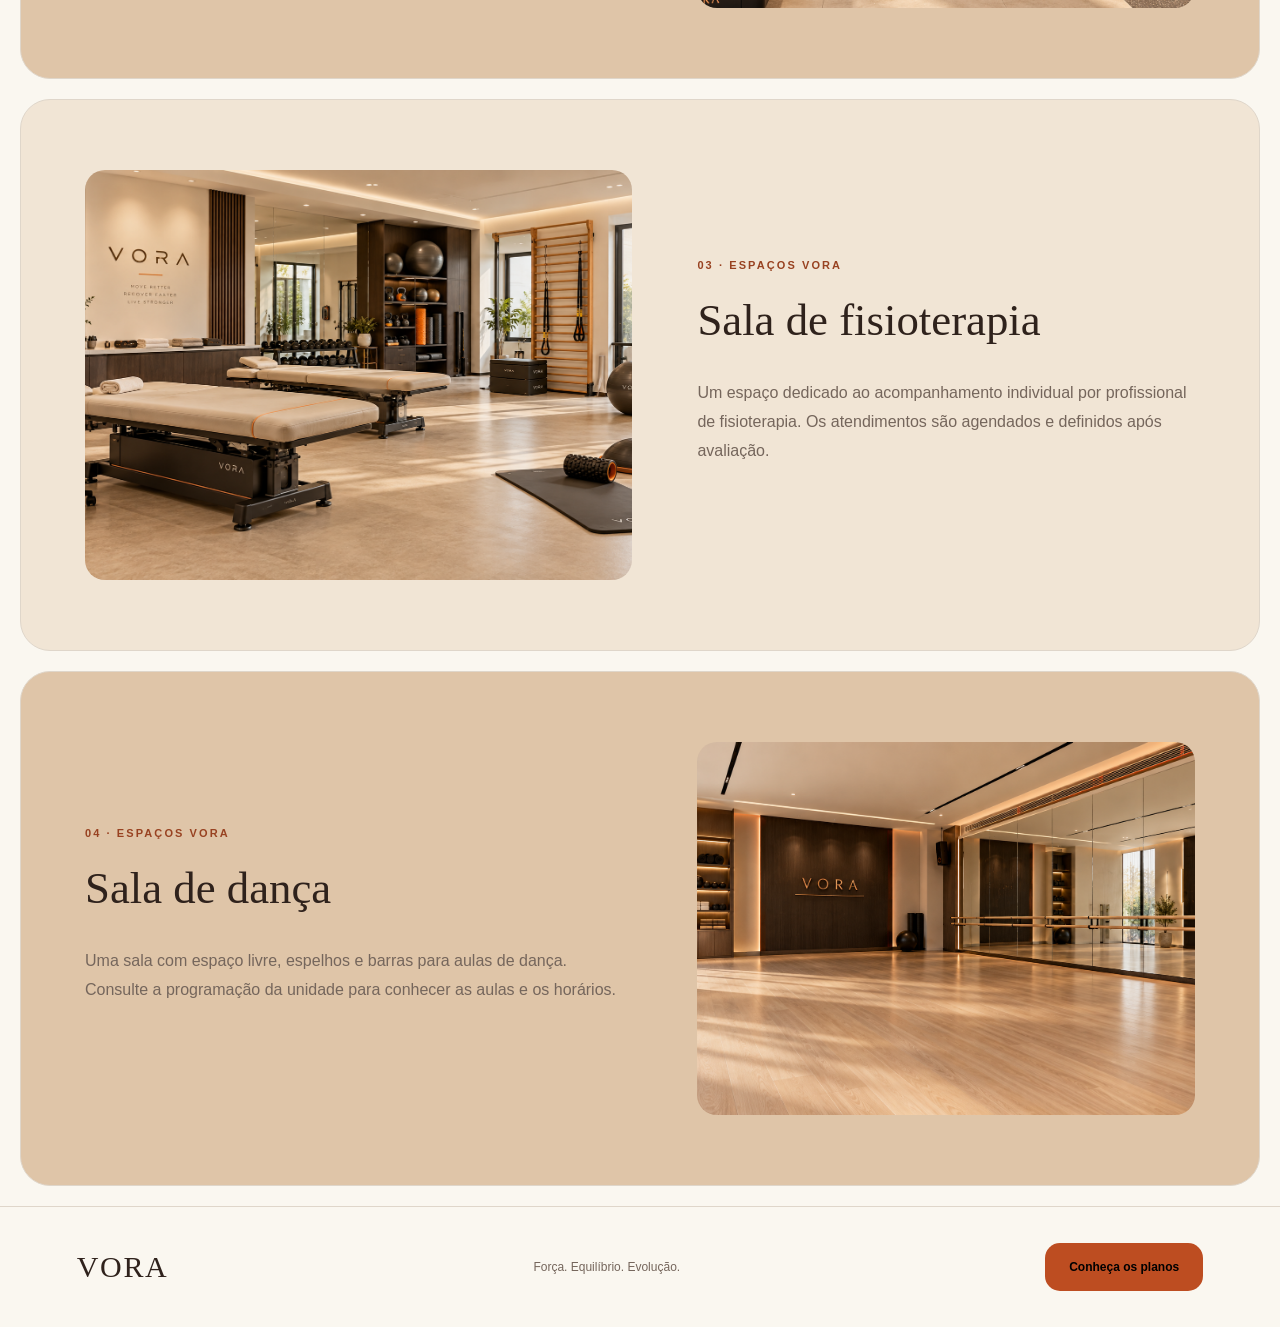
<file: espacos.html>
<!doctype html>
<html lang="pt-BR"><head><meta charset="utf-8"><meta name="viewport" content="width=device-width,initial-scale=1"><meta name="description" content="Musculação, cardio, dança e fisioterapia. Conheça os ambientes e encontre seu ritmo."><title>Nossos espaços — VORA</title><link rel="stylesheet" href="styles.css?v=20261008-languages"><script src="scroll.js?v=20261008-languages" defer></script><script src="translations.js?v=20261008-languages" defer></script><script src="language.js?v=20261008-languages" defer></script><script src="app.js?v=20261008-languages" defer></script></head>
<body class="inner-page page-espacos"><div class="page-navigation">    <header class="header fullscreen-header">
  <button class="menu-toggle fullscreen-toggle" aria-label="Abrir menu de navegação" aria-expanded="false" aria-controls="menu-overlay"><span class="menu-icon" aria-hidden="true"><i></i><i></i></span><b>Menu</b></button>
  <a class="wordmark nav-logo" href="index.html?v=20261008-languages" aria-label="VORA, início"><span class="brand-stroke" aria-hidden="true"></span>VORA</a>
  <div class="header-actions"><div class="language-selector" data-language-control><button class="language-toggle" type="button" aria-label="Escolher idioma" aria-expanded="false" aria-controls="language-panel"><svg viewBox="0 0 24 24" fill="none" stroke="currentColor" stroke-width="1.5" aria-hidden="true"><circle cx="12" cy="12" r="9"/><ellipse cx="12" cy="12" rx="4" ry="9"/><path d="M3 12h18M5 7h14M5 17h14"/></svg></button><div class="language-panel" id="language-panel" role="group" aria-label="Escolher idioma" inert><button type="button" data-lang="pt" lang="pt-BR" aria-pressed="true">Português <span>PT</span></button><button type="button" data-lang="en" lang="en" aria-pressed="false">English <span>EN</span></button><button type="button" data-lang="es" lang="es" aria-pressed="false">Español <span>ES</span></button></div></div><a class="button button-orange header-plan" href="index.html?v=20261008-languages#planos">Ver planos</a></div>
</header></div><main><section class="page-intro"><a class="breadcrumb" href="index.html?v=20261008-languages">Início / Nossos espaços</a><p class="eyebrow">VORA · NOSSOS ESPAÇOS</p><h1>Um espaço para cada movimento.</h1><p>Musculação, cardio, dança e fisioterapia. Conheça os ambientes e encontre seu ritmo.</p></section><div id="space-details"></div></main><footer><a class="wordmark" href="index.html?v=20261008-languages">VORA</a><p>Força. Equilíbrio. Evolução.</p><a class="button button-orange footer-plan" href="index.html?v=20261008-languages#planos">Conheça os planos</a></footer><dialog class="full-menu" id="menu-overlay" aria-label="Menu de navegação VORA">
  <div class="overlay-top"><a class="wordmark" href="index.html?v=20261008-languages" aria-label="VORA, página inicial">VORA</a><button class="menu-close" aria-label="Fechar menu"><span>Fechar</span><b aria-hidden="true">×</b></button></div>
  <div class="overlay-content"><div class="overlay-navigation"><p class="eyebrow">EXPLORE A VORA</p><nav id="navigation" aria-label="Navegação principal"><a href="espacos.html?v=20261008-languages"><span>01</span>Nossos espaços</a><a href="equipamentos.html?v=20261008-languages"><span>02</span>Equipamentos</a><a href="historia.html?v=20261008-languages"><span>03</span>Nossa história</a><a href="equipe.html?v=20261008-languages"><span>04</span>Nossa equipe</a><a href="produtos.html?v=20261008-languages"><span>05</span>Produtos</a><a href="contato.html?v=20261008-languages"><span>06</span>Contato</a></nav></div><div class="menu-visual"><img class="menu-photo" alt="Sala de musculação VORA"><div><p class="eyebrow">BOUTIQUE FITNESS</p><p>Seu movimento.<br>Seu lugar.</p></div></div></div>
  <div class="overlay-bottom"><span>FORÇA. EQUILÍBRIO. EVOLUÇÃO.</span><span>VORA · BOUTIQUE FITNESS</span></div>
</dialog>
</body></html>
</file>
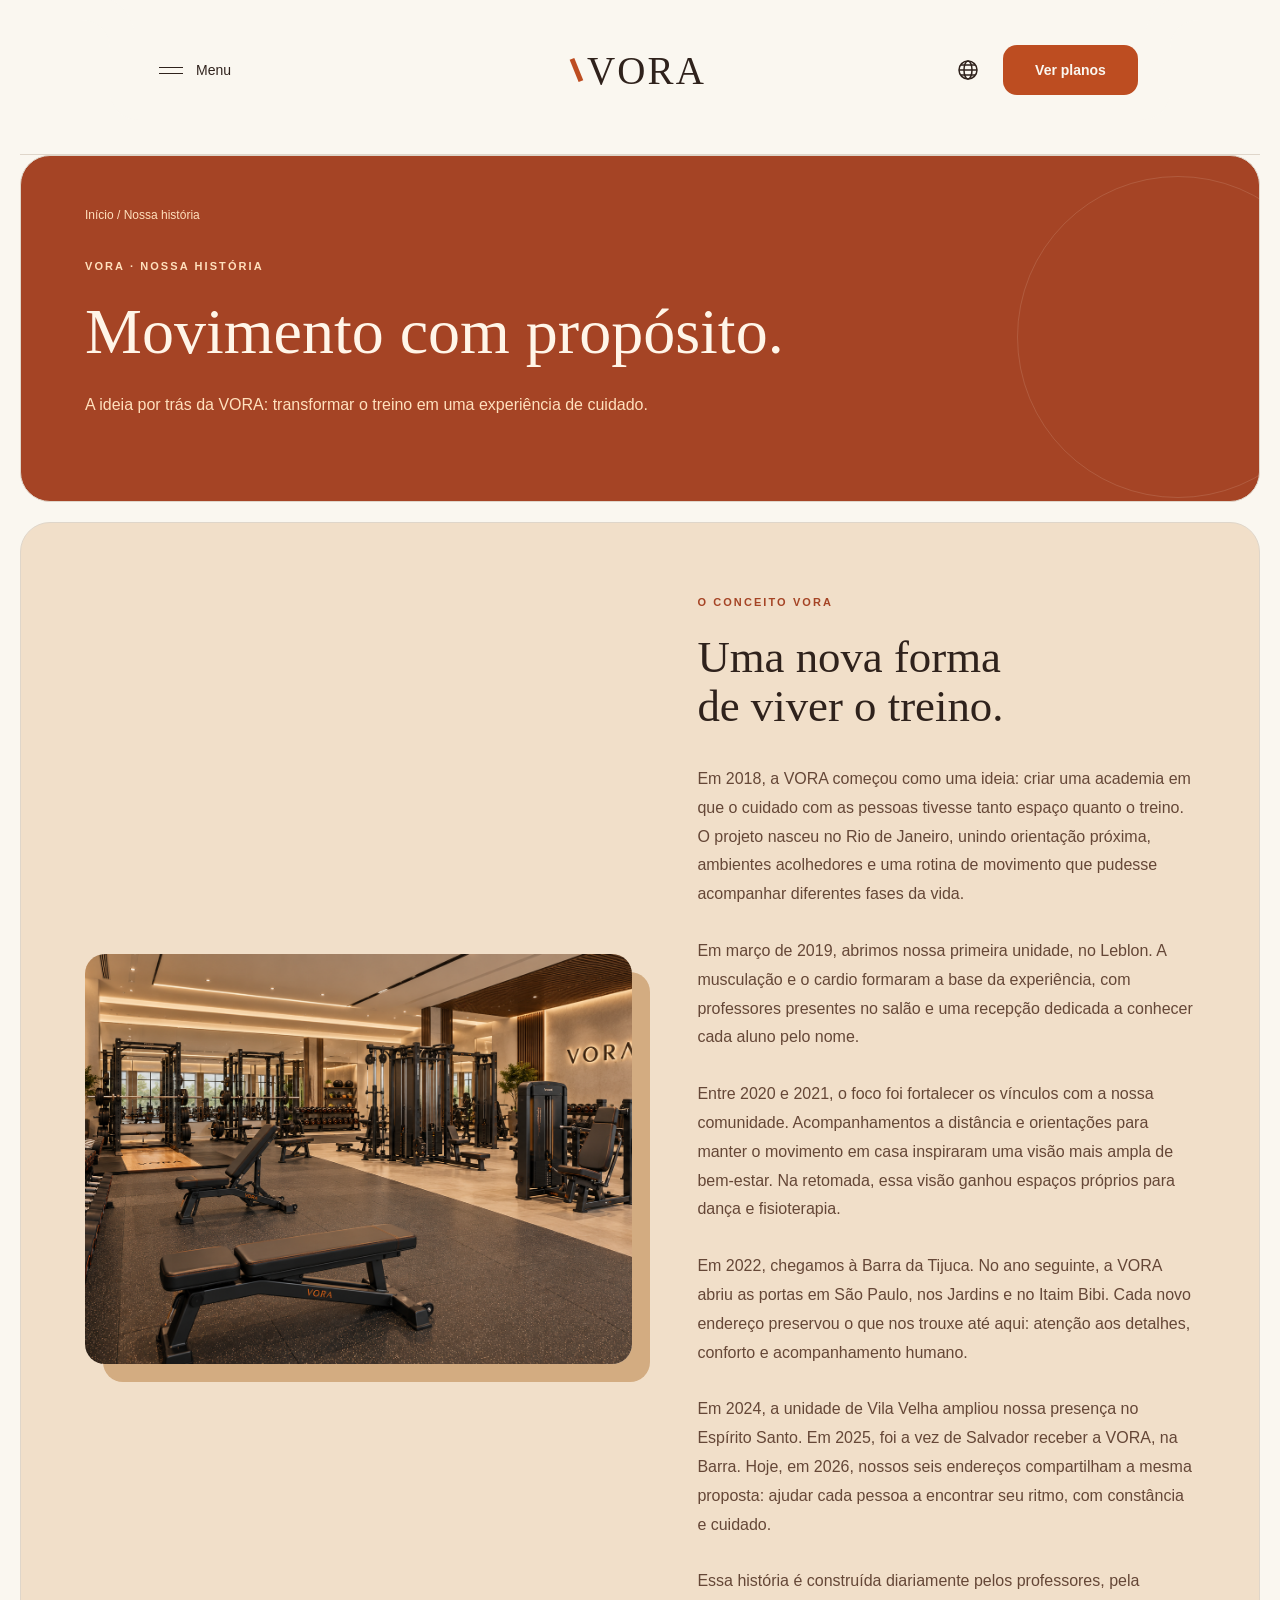
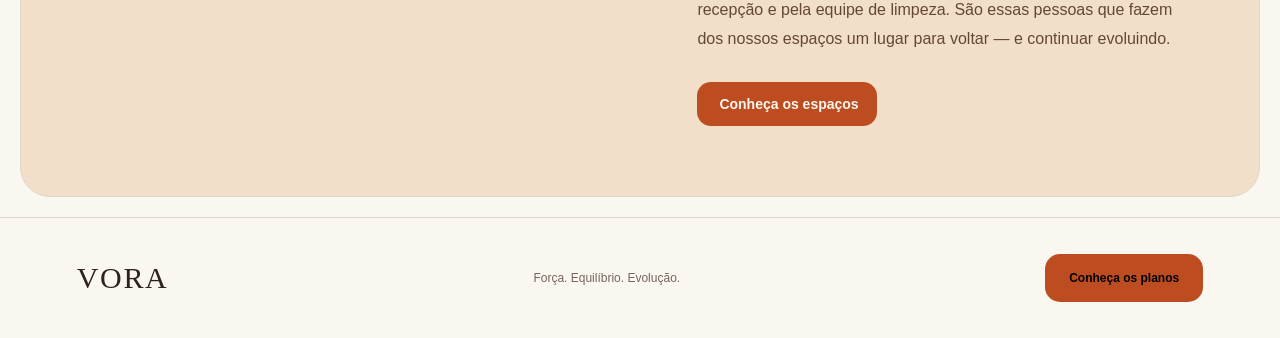
<file: historia.html>
<!doctype html>
<html lang="pt-BR"><head><meta charset="utf-8"><meta name="viewport" content="width=device-width,initial-scale=1"><meta name="description" content="A ideia por trás da VORA: transformar o treino em uma experiência de cuidado."><title>Nossa história — VORA</title><link rel="stylesheet" href="styles.css?v=20261008-languages"><script src="scroll.js?v=20261008-languages" defer></script><script src="translations.js?v=20261008-languages" defer></script><script src="language.js?v=20261008-languages" defer></script><script src="app.js?v=20261008-languages" defer></script></head>
<body class="inner-page page-historia"><div class="page-navigation">    <header class="header fullscreen-header">
  <button class="menu-toggle fullscreen-toggle" aria-label="Abrir menu de navegação" aria-expanded="false" aria-controls="menu-overlay"><span class="menu-icon" aria-hidden="true"><i></i><i></i></span><b>Menu</b></button>
  <a class="wordmark nav-logo" href="index.html?v=20261008-languages" aria-label="VORA, início"><span class="brand-stroke" aria-hidden="true"></span>VORA</a>
  <div class="header-actions"><div class="language-selector" data-language-control><button class="language-toggle" type="button" aria-label="Escolher idioma" aria-expanded="false" aria-controls="language-panel"><svg viewBox="0 0 24 24" fill="none" stroke="currentColor" stroke-width="1.5" aria-hidden="true"><circle cx="12" cy="12" r="9"/><ellipse cx="12" cy="12" rx="4" ry="9"/><path d="M3 12h18M5 7h14M5 17h14"/></svg></button><div class="language-panel" id="language-panel" role="group" aria-label="Escolher idioma" inert><button type="button" data-lang="pt" lang="pt-BR" aria-pressed="true">Português <span>PT</span></button><button type="button" data-lang="en" lang="en" aria-pressed="false">English <span>EN</span></button><button type="button" data-lang="es" lang="es" aria-pressed="false">Español <span>ES</span></button></div></div><a class="button button-orange header-plan" href="index.html?v=20261008-languages#planos">Ver planos</a></div>
</header></div><main><section class="page-intro"><a class="breadcrumb" href="index.html?v=20261008-languages">Início / Nossa história</a><p class="eyebrow">VORA · NOSSA HISTÓRIA</p><h1>Movimento com propósito.</h1><p>A ideia por trás da VORA: transformar o treino em uma experiência de cuidado.</p></section><section class="section story-layout"><img id="story-image" alt="Ambiente de musculação da VORA" loading="lazy"><div><p class="eyebrow">O CONCEITO VORA</p><h2>Uma nova forma<br>de viver o treino.</h2><p>Em 2018, a VORA começou como uma ideia: criar uma academia em que o cuidado com as pessoas tivesse tanto espaço quanto o treino. O projeto nasceu no Rio de Janeiro, unindo orientação próxima, ambientes acolhedores e uma rotina de movimento que pudesse acompanhar diferentes fases da vida.</p><p>Em março de 2019, abrimos nossa primeira unidade, no Leblon. A musculação e o cardio formaram a base da experiência, com professores presentes no salão e uma recepção dedicada a conhecer cada aluno pelo nome.</p><p>Entre 2020 e 2021, o foco foi fortalecer os vínculos com a nossa comunidade. Acompanhamentos a distância e orientações para manter o movimento em casa inspiraram uma visão mais ampla de bem-estar. Na retomada, essa visão ganhou espaços próprios para dança e fisioterapia.</p><p>Em 2022, chegamos à Barra da Tijuca. No ano seguinte, a VORA abriu as portas em São Paulo, nos Jardins e no Itaim Bibi. Cada novo endereço preservou o que nos trouxe até aqui: atenção aos detalhes, conforto e acompanhamento humano.</p><p>Em 2024, a unidade de Vila Velha ampliou nossa presença no Espírito Santo. Em 2025, foi a vez de Salvador receber a VORA, na Barra. Hoje, em 2026, nossos seis endereços compartilham a mesma proposta: ajudar cada pessoa a encontrar seu ritmo, com constância e cuidado.</p><p>Essa história é construída diariamente pelos professores, pela recepção e pela equipe de limpeza. São essas pessoas que fazem dos nossos espaços um lugar para voltar — e continuar evoluindo.</p><a class="button button-orange" href="espacos.html?v=20261008-languages">Conheça os espaços</a></div></section></main><footer><a class="wordmark" href="index.html?v=20261008-languages">VORA</a><p>Força. Equilíbrio. Evolução.</p><a class="button button-orange footer-plan" href="index.html?v=20261008-languages#planos">Conheça os planos</a></footer><dialog class="full-menu" id="menu-overlay" aria-label="Menu de navegação VORA">
  <div class="overlay-top"><a class="wordmark" href="index.html?v=20261008-languages" aria-label="VORA, página inicial">VORA</a><button class="menu-close" aria-label="Fechar menu"><span>Fechar</span><b aria-hidden="true">×</b></button></div>
  <div class="overlay-content"><div class="overlay-navigation"><p class="eyebrow">EXPLORE A VORA</p><nav id="navigation" aria-label="Navegação principal"><a href="espacos.html?v=20261008-languages"><span>01</span>Nossos espaços</a><a href="equipamentos.html?v=20261008-languages"><span>02</span>Equipamentos</a><a href="historia.html?v=20261008-languages"><span>03</span>Nossa história</a><a href="equipe.html?v=20261008-languages"><span>04</span>Nossa equipe</a><a href="produtos.html?v=20261008-languages"><span>05</span>Produtos</a><a href="contato.html?v=20261008-languages"><span>06</span>Contato</a></nav></div><div class="menu-visual"><img class="menu-photo" alt="Sala de musculação VORA"><div><p class="eyebrow">BOUTIQUE FITNESS</p><p>Seu movimento.<br>Seu lugar.</p></div></div></div>
  <div class="overlay-bottom"><span>FORÇA. EQUILÍBRIO. EVOLUÇÃO.</span><span>VORA · BOUTIQUE FITNESS</span></div>
</dialog>
</body></html>
</file>
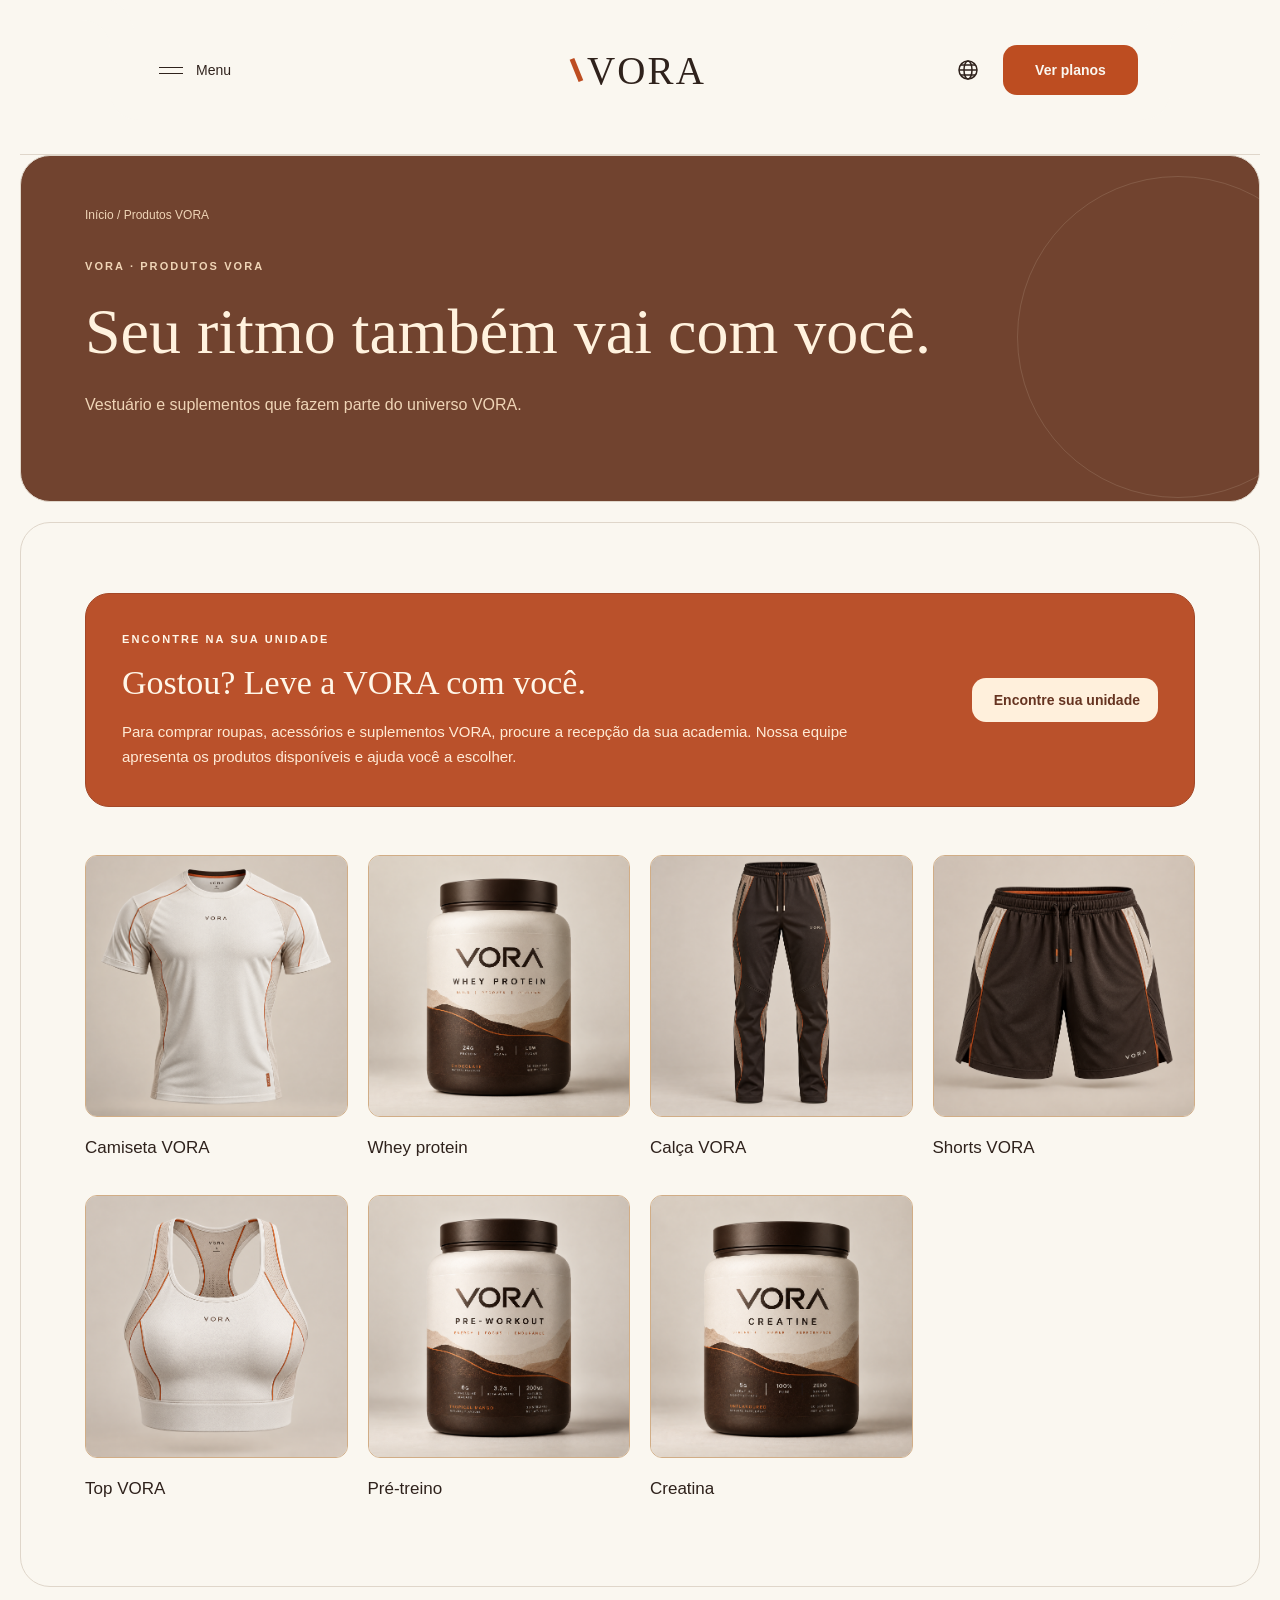
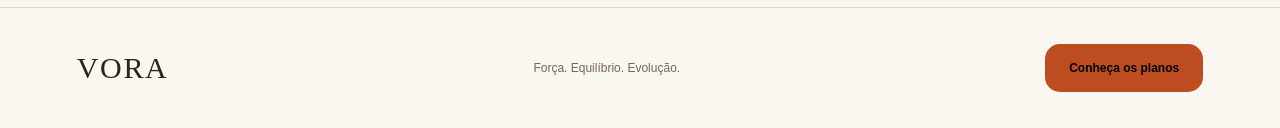
<file: produtos.html>
<!doctype html>
<html lang="pt-BR"><head><meta charset="utf-8"><meta name="viewport" content="width=device-width,initial-scale=1"><meta name="description" content="Vestuário e suplementos que fazem parte do universo VORA."><title>Produtos VORA — VORA</title><link rel="stylesheet" href="styles.css?v=20261008-languages"><script src="scroll.js?v=20261008-languages" defer></script><script src="translations.js?v=20261008-languages" defer></script><script src="language.js?v=20261008-languages" defer></script><script src="app.js?v=20261008-languages" defer></script></head>
<body class="inner-page page-produtos"><div class="page-navigation">    <header class="header fullscreen-header">
  <button class="menu-toggle fullscreen-toggle" aria-label="Abrir menu de navegação" aria-expanded="false" aria-controls="menu-overlay"><span class="menu-icon" aria-hidden="true"><i></i><i></i></span><b>Menu</b></button>
  <a class="wordmark nav-logo" href="index.html?v=20261008-languages" aria-label="VORA, início"><span class="brand-stroke" aria-hidden="true"></span>VORA</a>
  <div class="header-actions"><div class="language-selector" data-language-control><button class="language-toggle" type="button" aria-label="Escolher idioma" aria-expanded="false" aria-controls="language-panel"><svg viewBox="0 0 24 24" fill="none" stroke="currentColor" stroke-width="1.5" aria-hidden="true"><circle cx="12" cy="12" r="9"/><ellipse cx="12" cy="12" rx="4" ry="9"/><path d="M3 12h18M5 7h14M5 17h14"/></svg></button><div class="language-panel" id="language-panel" role="group" aria-label="Escolher idioma" inert><button type="button" data-lang="pt" lang="pt-BR" aria-pressed="true">Português <span>PT</span></button><button type="button" data-lang="en" lang="en" aria-pressed="false">English <span>EN</span></button><button type="button" data-lang="es" lang="es" aria-pressed="false">Español <span>ES</span></button></div></div><a class="button button-orange header-plan" href="index.html?v=20261008-languages#planos">Ver planos</a></div>
</header></div><main><section class="page-intro"><a class="breadcrumb" href="index.html?v=20261008-languages">Início / Produtos VORA</a><p class="eyebrow">VORA · PRODUTOS VORA</p><h1>Seu ritmo também vai com você.</h1><p>Vestuário e suplementos que fazem parte do universo VORA.</p></section><section class="section"><aside class="purchase-notice"><div><p class="eyebrow">ENCONTRE NA SUA UNIDADE</p><h2>Gostou? Leve a VORA com você.</h2><p>Para comprar roupas, acessórios e suplementos VORA, procure a recepção da sua academia. Nossa equipe apresenta os produtos disponíveis e ajuda você a escolher.</p></div><a class="button button-orange" href="index.html?v=20261008-languages#unidades">Encontre sua unidade</a></aside><div id="product-grid" class="product-grid"></div></section></main><footer><a class="wordmark" href="index.html?v=20261008-languages">VORA</a><p>Força. Equilíbrio. Evolução.</p><a class="button button-orange footer-plan" href="index.html?v=20261008-languages#planos">Conheça os planos</a></footer><dialog class="full-menu" id="menu-overlay" aria-label="Menu de navegação VORA">
  <div class="overlay-top"><a class="wordmark" href="index.html?v=20261008-languages" aria-label="VORA, página inicial">VORA</a><button class="menu-close" aria-label="Fechar menu"><span>Fechar</span><b aria-hidden="true">×</b></button></div>
  <div class="overlay-content"><div class="overlay-navigation"><p class="eyebrow">EXPLORE A VORA</p><nav id="navigation" aria-label="Navegação principal"><a href="espacos.html?v=20261008-languages"><span>01</span>Nossos espaços</a><a href="equipamentos.html?v=20261008-languages"><span>02</span>Equipamentos</a><a href="historia.html?v=20261008-languages"><span>03</span>Nossa história</a><a href="equipe.html?v=20261008-languages"><span>04</span>Nossa equipe</a><a href="produtos.html?v=20261008-languages"><span>05</span>Produtos</a><a href="contato.html?v=20261008-languages"><span>06</span>Contato</a></nav></div><div class="menu-visual"><img class="menu-photo" alt="Sala de musculação VORA"><div><p class="eyebrow">BOUTIQUE FITNESS</p><p>Seu movimento.<br>Seu lugar.</p></div></div></div>
  <div class="overlay-bottom"><span>FORÇA. EQUILÍBRIO. EVOLUÇÃO.</span><span>VORA · BOUTIQUE FITNESS</span></div>
</dialog>
</body></html>
</file>
<file: styles.css>
@charset "UTF-8";
:root{--cream:#faf7f0;--brown:#2f221c;--orange:#bd4d21;--line:#dfd6ca;--muted:#75665c}*{box-sizing:border-box}html{scroll-behavior:smooth;scroll-padding-top:32px}body{margin:0;background:var(--cream);color:var(--brown);font-family:Arial,Helvetica,sans-serif}a{color:inherit;text-decoration:none}button{font:inherit;color:inherit;cursor:pointer}button,a{-webkit-tap-highlight-color:transparent}button:focus-visible,a:focus-visible{outline:3px solid #de925f;outline-offset:5px}button{border:0}button[hidden],[hidden]{display:none!important}.opening{padding:20px;position:relative}.hero{height:calc(100svh - 40px);min-height:700px;max-height:1100px;border-radius:30px;overflow:hidden;position:relative;color:var(--cream)}.header{position:absolute;top:20px;left:50%;transform:translateX(-50%);z-index:20;width:min(1160px,calc(100% - 180px));height:100px;background:var(--cream);border-radius:0 0 28px 28px;padding:0 32px;display:flex;align-items:center;justify-content:center}.header:before,.header:after{content:"";position:absolute;top:0;width:28px;height:28px;background:transparent;pointer-events:none}.header:before{left:-28px;border-radius:0 28px 0 0;box-shadow:12px -12px 0 12px var(--cream)}.header:after{right:-28px;border-radius:28px 0 0 0;box-shadow:-12px -12px 0 12px var(--cream)}.wordmark{font-family:Georgia,'Times New Roman',serif;font-weight:normal;letter-spacing:.055em}.nav-logo{position:absolute;left:50%;transform:translateX(-50%);font-size:39px;display:flex;align-items:center;gap:8px}.brand-stroke{display:inline-block;background:var(--orange);width:5px;height:24px;transform:rotate(-22deg)}nav{width:100%;display:flex;align-items:center;justify-content:space-between;font-size:14px}.nav-left,.nav-right{display:flex;align-items:center;gap:21px}.nav-left{padding-right:145px}.nav-right{padding-left:75px}nav a:not(.button):hover,.dropdown-toggle:hover{color:var(--orange)}.button{display:inline-flex;align-items:center;justify-content:space-between;gap:24px;padding:14px 18px 14px 22px;border-radius:14px;font-size:14px;font-weight:600;transition:background .2s,transform .2s}.button:hover{transform:translateY(-2px)}.button-orange{color:var(--cream);background:var(--orange)}.button-orange:hover{background:#a83e17}.button-cream{background:var(--cream);color:var(--brown)}.arrow{display:flex;align-items:center;justify-content:center;height:30px;width:30px;border-radius:50%;background:#ffffff18;font-size:20px;font-weight:normal}.button-cream .arrow{background:#e9dfd2}.dropdown{position:relative}.dropdown-toggle{display:flex;gap:9px;align-items:center;background:none;padding:15px 0}.dropdown-toggle span{font-size:18px;transition:transform .2s}.dropdown-toggle[aria-expanded=true] span{transform:rotate(180deg)}.dropdown-panel{position:absolute;top:calc(100% + 17px);left:-18px;min-width:230px;background:var(--cream);border:1px solid var(--line);border-radius:16px;padding:10px;box-shadow:0 16px 40px #21120d26}.dropdown-panel a{display:block;padding:13px 12px;border-radius:9px}.dropdown-panel a:hover{background:#ece5da}.menu-toggle{display:none}.slides,.hero-shade{position:absolute;inset:0}.slide{position:absolute;inset:0;width:100%;height:100%;object-fit:cover;opacity:0;transition:opacity 1.3s ease}.slide.active{opacity:1}.hero-shade{background:linear-gradient(180deg,#1b130d12 0%,#1b130d48 25%,#1b130d92 64%,#1b130dd1 100%)}.hero-content{position:absolute;inset:140px 30px 110px;display:flex;flex-direction:column;align-items:center;justify-content:center;text-align:center}.eyebrow{font-size:11px;font-weight:600;letter-spacing:.19em;line-height:1.8;margin:0 0 20px}.hero-wordmark{position:relative;font-size:clamp(72px,8vw,130px);line-height:1;letter-spacing:.035em;margin:8px 0 23px}.hero-accent{position:absolute;right:-15px;top:14%;height:40%;width:4px;background:#df733e}.hero h1{font-family:Georgia,serif;font-size:clamp(38px,4.3vw,64px);font-weight:normal;line-height:1.08;margin:0}.hero-description{font-size:16px;line-height:1.7;margin:23px 0 28px;color:#f8f1e3}.hero-bottom{position:absolute;bottom:34px;left:42px;right:42px;display:flex;align-items:center;justify-content:space-between;gap:20px;font-size:10px;letter-spacing:.16em}.hero-bottom p{margin:0}.slide-controls{display:flex;align-items:center;gap:16px}.slide-dots{display:flex;gap:9px}.slide-dot{width:24px;height:3px;padding:0;background:#ffffff50;border-radius:2px}.slide-dot[aria-pressed=true]{background:var(--cream)}.pause-button{background:#ffffff15;color:white;border:1px solid #ffffff50;border-radius:50%;width:32px;height:32px;letter-spacing:0}.section{padding:95px max(6vw,24px);scroll-margin-top:20px}.section-heading{display:flex;justify-content:space-between;align-items:flex-end;gap:30px;margin-bottom:38px}.section-heading>p{font-size:14px;color:var(--muted);line-height:1.7;margin:0 0 5px}h2{font-family:Georgia,serif;font-size:clamp(34px,3.5vw,52px);font-weight:normal;margin:0 0 34px;line-height:1.1}.section-heading h2{margin:0}h3{font-weight:500;font-size:21px}.space-grid{display:grid;grid-template-columns:repeat(4,1fr);gap:20px}.space-card img{width:100%;aspect-ratio:4/5;object-fit:cover;border-radius:12px}.space-card h3{margin:19px 0 8px}.space-card p,.equipment p{color:var(--muted);font-size:14px;line-height:1.6}.story{background:#ede6da;text-align:center}.story>p:last-child{max-width:600px;line-height:1.8;margin:auto;color:var(--muted)}.plan-grid{display:grid;grid-template-columns:repeat(3,1fr);gap:20px}.plan{padding:34px 28px;border:1px solid var(--line);border-radius:18px;display:flex;flex-direction:column;position:relative}.plan.featured{background:var(--brown);color:var(--cream);border-color:var(--brown)}.plan-badge{font-size:10px;text-transform:uppercase;letter-spacing:.1em;color:var(--orange);margin:0 0 16px;min-height:14px}.featured .plan-badge{color:#efaa7e}.plan h3{margin:0 0 22px}.price{font-size:42px;font-family:Georgia,serif;margin:0 0 6px}.price span{font:13px Arial,sans-serif}.plan ul{padding-left:18px;line-height:1.65;font-size:14px;margin:26px 0 32px;flex:1}.plan li{padding:5px 0}.equipment{background:#eee7dc}.equipment-grid{display:grid;grid-template-columns:1fr 1fr;gap:24px}.equipment article{scroll-margin-top:40px}.equipment img{width:100%;height:420px;object-fit:contain;background:#e6dccd;border-radius:14px}.team-grid{display:grid;grid-template-columns:repeat(3,1fr);gap:24px}.team-card img{width:100%;height:400px;object-fit:cover;object-position:50% 18%;border-radius:14px}.product-grid{display:grid;grid-template-columns:repeat(4,1fr);gap:20px}.product-grid img{width:100%;border-radius:12px}.product-grid h3{font-size:17px}.units{background:var(--brown);color:var(--cream)}.units .section-heading>p{color:#d5c5b7}.unit-grid{display:grid;grid-template-columns:repeat(3,1fr);gap:0 30px}.unit{border-top:1px solid #ffffff35;padding:25px 0}.unit h3{margin:0 0 16px}.unit p{color:#d5c5b7;font-size:14px;line-height:1.7;margin:0}.unit small{display:block;font-size:10px;letter-spacing:.1em;text-transform:uppercase;margin:20px 0;color:#bba99a}footer{padding:36px 6vw;display:flex;align-items:center;justify-content:space-between;gap:20px}footer .wordmark{font-size:30px}footer p,footer>a:last-child{font-size:12px;color:var(--muted)}
@media(min-width:1600px){.header{width:64%;max-width:1400px;height:110px;padding:0 42px}.nav-left,.nav-right{gap:27px}nav{font-size:16px}}
@media(max-width:1100px){.header{width:calc(100% - 90px);padding:0 25px}.nav-left,.nav-right{gap:14px}nav{font-size:12px}.nav-logo{font-size:32px}.nav-left{padding-right:95px}.nav-right{padding-left:50px}.header .button{padding:12px;gap:10px;font-size:12px}.space-grid{grid-template-columns:repeat(2,1fr)}.team-card img{height:320px}}
@media(max-width:800px){.opening{padding:10px}.hero{height:calc(100svh - 20px);min-height:660px;border-radius:24px}.header{top:10px;left:10px;right:10px;transform:none;width:auto;height:80px;padding:0 23px;border-radius:22px 22px 0 0;justify-content:space-between}.header:before,.header:after{display:none}.nav-logo{position:static;transform:none;font-size:35px}.menu-toggle{display:flex;flex-direction:column;justify-content:center;gap:6px;background:none;width:40px;height:40px;padding:7px;z-index:1}.menu-toggle span{height:2px;width:26px;background:var(--brown);transition:transform .2s}.menu-toggle[aria-expanded=true] span:first-child{transform:translateY(4px) rotate(45deg)}.menu-toggle[aria-expanded=true] span:last-child{transform:translateY(-4px) rotate(-45deg)}nav{display:none;position:absolute;top:79px;left:0;right:0;width:100%;background:var(--cream);padding:8px 23px 24px;border-radius:0 0 24px 24px;box-shadow:0 20px 30px #24160b22;max-height:calc(100svh - 100px);overflow:auto;font-size:18px}nav.open{display:block}.nav-left{display:block;padding:0}.nav-left>a{display:block;padding:22px 0}.dropdown{border-bottom:1px solid var(--line)}.dropdown-toggle{width:100%;justify-content:space-between;padding:23px 0}.dropdown-panel{position:static;box-shadow:none;border:none;background:none;padding:0 0 14px;min-width:0;border-radius:0}.dropdown-panel a{font-size:16px;padding:12px 15px}.nav-right{padding:28px 0 0;justify-content:space-between;gap:16px}.header .button{font-size:15px;padding:15px 18px;gap:15px}.hero-content{inset:105px 24px 100px}.hero-wordmark{font-size:84px}.hero h1{font-size:42px}.hero-description{font-size:14px}.hero-bottom{left:24px;right:24px;bottom:24px;flex-wrap:wrap}.hero-bottom>p{display:none}.slide-caption{font-size:9px;letter-spacing:.08em}.section{padding:65px 24px}.section-heading{display:block}.section-heading>p{margin-top:20px}.plan-grid{grid-template-columns:1fr}.plan.featured{order:-1}.equipment-grid{gap:15px}.equipment img{height:270px}.equipment h3{font-size:19px}.team-grid{gap:14px}.team-card img{height:250px}.team-card h3{font-size:17px}.product-grid{grid-template-columns:repeat(2,1fr)}.unit-grid{grid-template-columns:1fr 1fr}footer{flex-wrap:wrap;padding:30px 24px}footer p{width:100%;order:2}}
@media(max-width:480px){.space-grid{gap:14px}.space-card h3{font-size:18px}.space-card p{font-size:12px}.team-grid{grid-template-columns:1fr}.team-card img{height:400px}.equipment-grid{grid-template-columns:1fr}.unit-grid{grid-template-columns:1fr}.hero h1{font-size:38px}.hero-wordmark{font-size:76px}}
@media(prefers-reduced-motion:reduce){html{scroll-behavior:auto}*,*:before,*:after{transition:none!important}}
/* Painéis flutuantes com ponta, conforme a referência. */
.dropdown-panel{top:calc(100% + 26px);left:-22px;min-width:285px;padding:26px 20px;background:#fff;border:0;border-radius:20px;box-shadow:0 18px 45px #21120d20}
.dropdown-panel:before{content:"";position:absolute;top:-10px;left:38px;width:22px;height:22px;background:#fff;transform:rotate(45deg);border-radius:3px;pointer-events:none}
.dropdown-panel a{position:relative;padding:14px 12px;font-size:16px;line-height:1.45}
.dropdown-panel a:hover{background:#f5eee5}
.dropdown-panel a[aria-current=page]{color:var(--orange);background:#faf5ee}
.page-navigation{height:155px;position:relative;margin:0 20px;border-bottom:1px solid var(--line)}
.inner-page .header{top:20px;background:var(--cream)}
.page-intro{padding:52px 6vw 65px;background:#eee7dc}
.page-intro h1{font:normal clamp(42px,5vw,70px)/1.08 Georgia,serif;max-width:850px;margin:20px 0 25px}
.page-intro>p:last-child{max-width:650px;color:var(--muted);font-size:16px;line-height:1.8}
.breadcrumb{display:block;margin-bottom:35px;font-size:12px;color:var(--muted)}
.room-detail,.story-layout{display:grid;grid-template-columns:1.1fr 1fr;gap:65px;align-items:center}
.room-detail:nth-child(even){background:#eee7dc}
.room-detail:nth-child(even)>img{order:2}
.room-detail>img,.story-layout>img{width:100%;aspect-ratio:4/3;object-fit:cover;border-radius:20px}
.room-detail p:not(.eyebrow),.story-layout p:not(.eyebrow){color:var(--muted);line-height:1.8;font-size:16px;margin-bottom:28px}
.asset-grid{display:grid;grid-template-columns:repeat(4,1fr);gap:24px}
.asset-grid img{width:100%;aspect-ratio:3/4;object-fit:contain;background:#eee7dc;border-radius:14px}
.asset-grid .eyebrow{margin:18px 0 0;color:var(--muted)}
.equipment-list:nth-of-type(even),#team-sections>.section:nth-child(even){background:#eee7dc}
.inner-page .team-grid{grid-template-columns:repeat(4,1fr)}
.inner-page .team-card img{height:auto;aspect-ratio:3/4;object-position:50% 15%}
.inner-page .section-heading h2{margin-bottom:0}
@media(max-width:1100px){.asset-grid,.inner-page .team-grid{grid-template-columns:repeat(3,1fr)}.room-detail,.story-layout{gap:32px}}
@media(max-width:800px){.dropdown-panel{position:static;min-width:0;padding:0 0 14px;background:none;box-shadow:none;border-radius:0}.dropdown-panel:before{display:none}.dropdown-panel a{padding:12px 15px}.page-navigation{height:100px;margin:0 10px}.inner-page .header{top:10px;left:0;right:0}.page-intro{padding:35px 24px 45px}.page-intro h1{font-size:42px}.room-detail,.story-layout{grid-template-columns:1fr;gap:30px}.room-detail:nth-child(even)>img{order:0}.asset-grid,.inner-page .team-grid{grid-template-columns:repeat(2,1fr)}.asset-grid{gap:16px}}
/* Navegação: equipamentos como link direto; menu sem seta ou rotação. */
.nav-link,.dropdown-toggle{border-bottom:1px solid #b4a294;padding:12px 0;transition:color .2s,border-color .2s}
.nav-link:hover,.dropdown-toggle:hover{border-bottom-color:var(--orange)}
.dropdown-toggle .menu-indicator{font-size:9px;letter-spacing:2px;line-height:1;transform:none!important;transition:none}
.dropdown-toggle[aria-expanded=true]{color:var(--orange);border-bottom-color:var(--orange)}
.dropdown-panel a{text-decoration:underline;text-underline-offset:5px;text-decoration-color:#c5b6a8;text-decoration-thickness:1px}
.dropdown-panel a:hover{text-decoration-color:var(--orange)}
@media(max-width:800px){.nav-left>.nav-link{border-bottom:1px solid var(--line);padding:22px 0}.dropdown-toggle{border-bottom:0}.nav-right>.nav-link{padding:10px 0}}
/* Movimento suave do painel, sem animar o ícone de três pontos. */
.dropdown-panel{transform-origin:40px 0}
@view-transition{navigation:auto}
::view-transition-old(root){animation:page-out 180ms ease-out both}
::view-transition-new(root){animation:page-in 320ms cubic-bezier(.16,1,.3,1) both}
@keyframes page-out{to{opacity:0;transform:translateY(-5px)}}
@keyframes page-in{from{opacity:0;transform:translateY(9px)}to{opacity:1;transform:translateY(0)}}
@media(prefers-reduced-motion:reduce){@view-transition{navigation:none}::view-transition-old(root),::view-transition-new(root){animation:none}}
/* Navegação em tela cheia, compartilhada por todas as páginas. */
.fullscreen-header{justify-content:space-between}
.fullscreen-toggle{display:flex;align-items:center;flex-direction:row;gap:13px;background:none;width:auto;height:auto;padding:12px 0;z-index:auto;border-bottom:1px solid #b4a294}
.fullscreen-toggle b{font-size:14px;font-weight:500}
.fullscreen-toggle .menu-icon{width:24px;height:18px;display:flex;flex-direction:column;justify-content:center;gap:5px;background:none;transform:none!important}
.menu-icon i{display:block;background:var(--brown);width:24px;height:1px}
.header-plan{margin-left:auto}
body.menu-is-open{overflow:hidden}
.full-menu{position:fixed;inset:0;width:100%;max-width:none;height:100%;height:100dvh;max-height:none;margin:0;border:0;border-radius:0;padding:30px 5vw 25px;background:var(--cream);color:var(--brown);overflow:auto}
.full-menu[open]{display:flex;flex-direction:column}
.full-menu::backdrop{background:var(--cream)}
.overlay-top{display:flex;align-items:center;justify-content:space-between;flex-shrink:0;padding-bottom:24px;border-bottom:1px solid var(--line)}
.overlay-top .wordmark{font-size:38px}
.menu-close{display:flex;align-items:center;gap:18px;background:none;padding:8px;font-size:14px}
.menu-close b{font:normal 36px/1 Arial,sans-serif}
.menu-close:hover{color:var(--orange)}
.overlay-content{display:grid;grid-template-columns:1.2fr 1fr;gap:8vw;align-items:center;flex:1;padding:30px 0;min-height:520px}
.full-menu #navigation{display:flex;position:static;width:100%;flex-direction:column;align-items:stretch;gap:0;padding:0;margin:0;background:none;box-shadow:none;border-radius:0;max-height:none;overflow:visible;font-size:inherit}
.full-menu #navigation a{display:flex;align-items:baseline;gap:22px;font:normal clamp(30px,3.5vw,52px)/1.15 Georgia,serif;padding:17px 0;border-bottom:1px solid var(--line);transition:color .25s,padding-left .25s}
.full-menu #navigation a span{font:11px Arial,sans-serif;color:var(--muted);letter-spacing:.1em;min-width:18px}
.full-menu #navigation a:hover{color:var(--orange);padding-left:12px}
.full-menu #navigation a[aria-current=page]{color:var(--orange)}
.overlay-shortcuts{display:flex;gap:28px;margin-top:30px;font-size:14px}
.overlay-shortcuts a{text-decoration:underline;text-underline-offset:6px;text-decoration-color:#b4a294}
.overlay-shortcuts a:hover{color:var(--orange)}
.menu-visual{position:relative;align-self:stretch;max-height:650px;border-radius:22px;overflow:hidden;min-height:350px}
.menu-photo{width:100%;height:100%;object-fit:cover;display:block}
.menu-visual:after{content:"";position:absolute;inset:0;background:linear-gradient(transparent 40%,#211710c9)}
.menu-visual>div{position:absolute;bottom:35px;left:35px;color:var(--cream);z-index:1}
.menu-visual>div>p:last-child{font:normal clamp(32px,3vw,46px)/1.1 Georgia,serif;margin:0}
.overlay-bottom{display:flex;justify-content:space-between;gap:20px;flex-shrink:0;border-top:1px solid var(--line);padding-top:22px;font-size:9px;letter-spacing:.15em;color:var(--muted)}
@media(max-width:800px){.fullscreen-toggle b{font-size:13px}.fullscreen-toggle{gap:8px}.header-plan{font-size:12px!important;padding:10px 12px!important;gap:0!important}.header-plan .arrow{display:none}.fullscreen-header .nav-logo{position:absolute;left:50%;transform:translateX(-50%);font-size:29px}.fullscreen-header{padding:0 18px}.full-menu{padding:18px 24px 22px}.overlay-top{padding-bottom:16px}.overlay-top .wordmark{font-size:30px}.overlay-content{grid-template-columns:1fr;gap:0;min-height:450px;padding:26px 0}.menu-visual{display:none}.full-menu #navigation a{font-size:34px;padding:18px 0;gap:16px}.overlay-bottom>span:last-child{display:none}.menu-close{gap:10px;padding:6px}.menu-close b{font-size:30px}.overlay-shortcuts{gap:24px}.overlay-navigation>.eyebrow{margin-bottom:8px}}
@media(prefers-reduced-motion:reduce){.full-menu #navigation a:hover{padding-left:0}}
/* Hero editorial: moldura com janela elíptica e marca em grande escala. */
html.wheel-scrolling{scroll-behavior:auto}
.header-plan{justify-content:center;min-width:135px;padding:17px 25px}
footer .footer-plan{color:var(--cream);font-size:14px;justify-content:center;border-radius:15px;padding:17px 24px}
.purchase-notice{display:flex;align-items:center;justify-content:space-between;gap:40px;padding:36px;margin-bottom:48px;background:#ece3d6;border:1px solid var(--line);border-radius:24px}
.purchase-notice h2{font-size:34px;margin:0 0 18px}
.purchase-notice p:not(.eyebrow){max-width:740px;margin:0;line-height:1.7;color:var(--muted);font-size:15px}
.purchase-notice .eyebrow{margin-bottom:14px}
.purchase-notice .button{flex-shrink:0;justify-content:center}
.hero{min-height:780px}
.hero-shade{background:linear-gradient(180deg,#21190f15,#21190f10 60%,#21190f7a)}
.hero-editorial{position:absolute;top:165px;left:4%;right:4%;bottom:240px;min-height:365px;color:var(--brown)}
.hero-frame{position:absolute;width:100%;height:100%;inset:0;pointer-events:none}
.hero-editorial-top{position:absolute;top:26px;left:30px;right:30px;display:flex;align-items:flex-start;justify-content:space-between;gap:24px}
.hero-editorial-top .eyebrow{font-size:9px;margin-bottom:10px}
.hero-editorial-top h1{font:normal 23px/1.12 Georgia,serif;margin:0;letter-spacing:-.02em}
.hero-editorial-top .hero-description{font-size:11px;text-align:right;margin:0;line-height:1.5;color:var(--muted)}
.hero-crosshair{position:absolute;top:50%;left:50%;width:28px;height:28px;transform:translate(-50%,-50%);pointer-events:none}
.hero-crosshair:before,.hero-crosshair:after{content:"";position:absolute;background:#ffffff90}
.hero-crosshair:before{width:28px;height:1px;top:14px}.hero-crosshair:after{width:1px;height:28px;left:14px}
.hero-editorial-bottom{position:absolute;left:30px;right:30px;bottom:22px;display:flex;align-items:center;justify-content:space-between;gap:16px}
.hero-editorial-bottom>p{font-size:9px;letter-spacing:.14em;line-height:1.7;margin:0}
.hero-editorial-bottom .button{padding:14px 24px;justify-content:center;border-radius:13px;font-size:12px}
.hero>.hero-wordmark{position:absolute;bottom:65px;left:50%;transform:translateX(-50%);margin:0;font-size:clamp(130px,16vw,245px);line-height:.82;letter-spacing:-.025em;color:var(--cream);pointer-events:none}
.hero-accent{right:-16px;width:5px;height:40%;top:5%;background:#db7846}
.hero-bottom{bottom:27px;left:4%;right:4%;display:grid;grid-template-columns:1fr auto 1fr;align-items:center;font-size:9px;letter-spacing:.12em}
.slide-caption{text-align:right}
.slide-controls{justify-content:center;position:relative}
.slide-dots{gap:10px}
.slide-dot{position:relative;width:42px;height:24px;background:none;border-radius:0;overflow:hidden}
.slide-dot:before{content:"";position:absolute;left:0;right:0;top:10px;height:3px;border-radius:5px;background:#ffffff45;transition:background .5s}
.slide-progress{position:absolute;left:0;right:0;top:10px;height:3px;transform:scaleX(0);transform-origin:left;background:var(--cream);border-radius:5px}
.slide-dot[aria-pressed=true]{background:none}
.slide-dot[aria-pressed=true]:before{background:#ffffff75}
@media(max-width:1100px){.hero>.hero-wordmark{font-size:19vw}.hero-editorial{bottom:210px}.purchase-notice{gap:24px;flex-wrap:wrap}}
@media(max-width:800px){.header-plan{min-width:95px;justify-content:center}.hero{min-height:710px}.hero-editorial{top:115px;left:6%;right:6%;bottom:195px;min-height:350px}.hero-editorial-top{top:20px;left:18px;right:18px}.hero-editorial-top h1{font-size:19px}.hero-editorial-top .hero-description{max-width:100px;font-size:9px}.hero-editorial-top .eyebrow{font-size:8px}.hero-editorial-bottom{left:18px;right:18px;bottom:20px}.hero-editorial-bottom .button{padding:12px 16px;font-size:11px}.hero-editorial-bottom>p{font-size:8px}.hero>.hero-wordmark{font-size:28vw;bottom:78px;letter-spacing:-.04em}.hero-bottom{left:6%;right:6%;bottom:22px;grid-template-columns:1fr}.hero-bottom>p,.slide-caption{display:none}.slide-dots{gap:12px}.slide-dot{width:40px}.purchase-notice{padding:26px;gap:25px;border-radius:20px}.purchase-notice h2{font-size:29px}.purchase-notice .button{width:100%}footer .footer-plan{order:3}}
@media(prefers-reduced-motion:reduce){.slide-dot[aria-pressed=true] .slide-progress{transform:scaleX(1)}}
/* Hero original: fotografia completa com marca e conteúdo centralizados. */
.hero{min-height:700px}
.hero-shade{background:linear-gradient(180deg,#1b130d12 0%,#1b130d48 25%,#1b130d92 64%,#1b130dd1 100%)}
.hero-content .hero-wordmark{position:relative;left:auto;bottom:auto;transform:none;font-size:clamp(72px,8vw,130px);line-height:1;letter-spacing:.035em;margin:8px 0 23px}
.hero-content .hero-accent{right:-15px;top:14%;height:40%;width:4px}
@media(max-width:800px){.hero{min-height:660px}.hero-content .hero-wordmark{font-size:84px}}
@media(max-width:480px){.hero-content .hero-wordmark{font-size:76px}}
/* Variações de cor dentro da paleta VORA. */
.inner-page .page-intro{position:relative;overflow:hidden;border-bottom:4px solid var(--page-accent,var(--orange))}
.inner-page .page-intro:after{content:"";position:absolute;right:-80px;top:20px;width:320px;height:320px;border:1px solid currentColor;border-radius:50%;opacity:.13;pointer-events:none}
.inner-page .page-intro>*{position:relative;z-index:1}
.inner-page .page-intro .eyebrow{color:var(--intro-muted,var(--muted))}
.inner-page .page-intro .breadcrumb,.inner-page .page-intro>p:last-child{color:var(--intro-muted,var(--muted))}
.inner-page footer{border-top:1px solid var(--line);background:var(--cream)}
.page-espacos{--page-accent:#d98b51;--intro-muted:#f0d6bc;background:#f1e5d5}
.page-espacos .page-intro{background:#59392c;color:#fff3e4}
.page-espacos .room-detail:nth-child(odd){background:#f1e5d5}
.page-espacos .room-detail:nth-child(even){background:#dfc5a8}
.page-espacos .room-detail .eyebrow{color:#984221}
.page-equipamentos{--page-accent:#cf7040;--intro-muted:#e3c6a4;background:#e5cbb0}
.page-equipamentos .page-intro{background:#30231c;color:#fff0dc}
.page-equipamentos .equipment-list{background:#e5cbb0}
.page-equipamentos .equipment-list:nth-of-type(even){background:#f2e6d5}
.page-equipamentos .asset-grid img{background:#d6b48e;border:1px solid #c29a73}
.page-equipamentos .asset-grid .eyebrow{color:#714b32}
.page-historia{--page-accent:#e4b483;--intro-muted:#ffe0bd;background:#f1dfc9}
.page-historia .page-intro{background:#a54425;color:#fff5e8}
.page-historia .story-layout{background:#f1dfc9}
.page-historia .story-layout .eyebrow{color:#a54425}
.page-historia .story-layout>img{box-shadow:18px 18px 0 #d3ac81}
.page-historia .story-layout p:not(.eyebrow){color:#654737}
.page-produtos{--page-accent:#d6824b;--intro-muted:#efd4b6;background:#f4e6d2}
.page-produtos .page-intro{background:#71432f;color:#fff2de}
.page-produtos .purchase-notice{background:#ba512b;border-color:#a34828;color:#fff6e8}
.page-produtos .purchase-notice p:not(.eyebrow){color:#ffead5}
.page-produtos .purchase-notice .button{background:#fff0dc;color:#663421}
.page-produtos .product-grid img{border:1px solid #d1ad86}
@media(max-width:800px){.inner-page .page-intro:after{width:200px;height:200px;right:-100px;top:60px}.page-historia .story-layout>img{box-shadow:8px 8px 0 #d3ac81}}

/* Página de equipe com a paleta clara original. */
.page-equipe .page-intro{border-bottom:0}
.page-equipe .page-intro:after{display:none}
.teacher-caption{padding:18px 0 8px}
.teacher-caption h3{margin:0 0 8px;font:normal 22px Georgia,serif}
.teacher-caption p{margin:0;font-size:13px;color:var(--muted)}

/* Menu com preenchimento ao passar o cursor; acesso único aos espaços. */
.fullscreen-toggle{border:0;border-radius:12px;padding:13px 17px;transition:background-color .3s ease,color .3s ease}
.fullscreen-toggle:hover,.fullscreen-toggle:focus-visible{background:#171411;color:var(--cream)}
.fullscreen-toggle .menu-icon i{transition:background-color .3s ease}
.fullscreen-toggle:hover .menu-icon i,.fullscreen-toggle:focus-visible .menu-icon i{background:var(--cream)}
.spaces-action{display:flex;justify-content:center;margin-top:36px}
.spaces-action .button{justify-content:center;padding:18px 28px}
@media(max-width:800px){.fullscreen-toggle{padding:12px 10px;gap:8px}}
/* Cantos arredondados na fotografia inteira, sem faixas laterais. */
.asset-grid img{display:block;width:100%;height:auto;aspect-ratio:941/1672;object-fit:cover;border-radius:22px;overflow:hidden}
.header .fullscreen-toggle{border:0;border-radius:12px;padding:13px 17px;transition:background-color .3s,color .3s}
.header .fullscreen-toggle:hover,.header .fullscreen-toggle:focus-visible{background:#171411;color:#faf7f0}
.header .fullscreen-toggle:hover .menu-icon i,.header .fullscreen-toggle:focus-visible .menu-icon i{background:#faf7f0}
@media(max-width:800px){.header .fullscreen-toggle{padding:12px 10px}}

/* Controles compartilhados em todas as páginas. */
.button{justify-content:center;text-align:center}
footer .footer-plan{color:#000}
.header button.fullscreen-toggle{border:0;background:transparent;overflow:hidden;transition:background-color .3s ease,color .3s ease}
.header button.fullscreen-toggle:hover,.header button.fullscreen-toggle:focus-visible{background:#000;color:#fff}
.header button.fullscreen-toggle:hover .menu-icon i,.header button.fullscreen-toggle:focus-visible .menu-icon i{background:#fff}
.page-equipamentos .asset-grid img{border-radius:22px;aspect-ratio:941/1672;object-fit:cover}
.story-fiction{font-size:12px;opacity:.75}
body footer a.button.footer-plan{color:#000}

.units-map{display:grid;grid-template-columns: .8fr 1.2fr;align-items:center;gap:40px;margin:20px 0 60px}
.units-map svg{width:100%;height:auto;display:block;max-height:550px}
.units-map h3{font:normal clamp(28px,3vw,44px)/1.15 Georgia,serif;margin:0 0 24px}
.units-map p:not(.eyebrow){font-size:15px;line-height:1.8;color:#dbc5ae}
@media(max-width:800px){.units-map{grid-template-columns:1fr;gap:10px}.units-map svg{overflow:visible}}

/* Seções em molduras arredondadas, como a hero da página inicial. */
body.inner-page{background:var(--cream)}
.inner-page main{padding:0 20px 20px;display:flex;flex-direction:column;gap:20px}
.inner-page main>.page-intro,.inner-page main>.section,
.inner-page #space-details>.section,.inner-page #team-sections>.section{
 margin:0;border:1px solid #dfd6ca;border-radius:30px;overflow:hidden;
}
.inner-page main>.page-intro{padding:52px 5vw 65px;border-bottom:1px solid #dfd6ca}
.inner-page #space-details,.inner-page #team-sections{display:flex;flex-direction:column;gap:20px}
.inner-page main>.section,.inner-page #space-details>.section,.inner-page #team-sections>.section{padding:70px 5vw}
.inner-page #team-sections>.section{background:#eee7dc}
.inner-page #team-sections>.section:nth-child(even){background:#f5f0e7}
.inner-page footer{background:var(--cream);border-top:1px solid var(--line)}
@media(max-width:800px){
 .inner-page main{padding:0 10px 10px;gap:14px}
 .inner-page #space-details,.inner-page #team-sections{gap:14px}
 .inner-page main>.page-intro,.inner-page main>.section,.inner-page #space-details>.section,.inner-page #team-sections>.section{border-radius:24px;padding:38px 24px}
}

/* Transição suave entre documentos. */
::view-transition-old(root){animation:vora-page-out 320ms ease-in-out both}
::view-transition-new(root){animation:vora-page-in 520ms cubic-bezier(.22,1,.36,1) both}
@keyframes vora-page-out{to{opacity:0;transform:translateY(-8px)}}
@keyframes vora-page-in{from{opacity:0;transform:translateY(14px)}to{opacity:1;transform:translateY(0)}}
.page-contato .page-intro{background:#59392c;color:#fff3e4;--intro-muted:#efd4b6}
.contact-section{background:#eee7dc}
.contact-grid{display:grid;grid-template-columns:repeat(3,1fr);gap:20px}
.contact-card{padding:32px;border:1px solid #d5c9b9;border-radius:22px;background:var(--cream)}
.contact-icon{display:inline-flex;color:var(--orange)}
.contact-icon svg{width:34px;height:34px}
.contact-card h3{font:normal 28px Georgia,serif;margin:24px 0 14px}
.contact-card p{color:var(--muted);line-height:1.7;font-size:14px}
.contact-status{display:inline-block;font-size:12px;color:var(--muted);margin-top:18px}
.contact-email{display:flex;align-items:center;gap:24px;margin-top:28px;padding:32px;border-radius:22px;background:#e1d1bd;flex-wrap:wrap}
.contact-email .eyebrow{margin:0 0 8px}.email-address{margin:0;font-size:clamp(18px,2.5vw,28px);overflow-wrap:anywhere}
.copy-email{margin-left:auto;display:flex;align-items:center;gap:12px;padding:16px 20px;border-radius:14px;background:var(--brown);color:var(--cream);transition:background .25s}
.copy-email:hover{background:#000}.copy-email svg{width:20px;height:20px}
#copy-status{width:100%;margin:0;font-size:14px}#copy-status:empty{display:none}
@media(max-width:800px){.contact-grid{grid-template-columns:1fr}.contact-email{padding:24px;gap:18px}.copy-email{margin-left:0}.full-menu #navigation a{font-size:29px;padding:14px 0}}
@media(prefers-reduced-motion:reduce){::view-transition-old(root),::view-transition-new(root){animation:none}}

/* Seis destinos em três pares, sem sobreposição com o rodapé. */
.overlay-content{min-height:0;flex:1 0 auto}
.overlay-navigation{align-self:start;padding-top:18px;min-width:0}
.full-menu #navigation{display:grid;grid-template-columns:repeat(2,minmax(0,1fr));column-gap:28px;row-gap:8px}
.full-menu #navigation a{font-size:clamp(23px,2.2vw,34px);min-height:100px;gap:12px;padding:20px 0;align-items:center;overflow-wrap:normal}
.full-menu #navigation a:hover{padding-left:0}
.full-menu #navigation a span{font-size:10px;min-width:16px}
.overlay-navigation>.eyebrow{margin-bottom:16px}
@media(max-width:1100px) and (min-width:801px){.overlay-content{gap:4vw}.full-menu #navigation{column-gap:20px}.full-menu #navigation a{font-size:24px}}
@media(max-width:800px){.overlay-content{min-height:0;padding:20px 0;align-items:start}.overlay-navigation{padding-top:0}.full-menu #navigation{column-gap:22px;row-gap:4px}.full-menu #navigation a{font-size:clamp(21px,4.5vw,32px);min-height:88px;padding:18px 0;gap:8px}.overlay-bottom{margin-top:16px}}
@media(max-height:650px) and (min-width:801px){.full-menu{padding-top:18px;padding-bottom:18px}.overlay-content{padding:18px 0}.menu-visual{min-height:260px;max-height:350px}.full-menu #navigation a{min-height:78px;padding:14px 0}.overlay-navigation{padding-top:0}}

.header-actions{display:flex;align-items:center;gap:12px;margin-left:auto}
.language-selector{position:relative}
.language-toggle{display:flex;align-items:center;justify-content:center;width:46px;height:46px;border-radius:12px;background:transparent;color:var(--brown);transition:background-color .3s,color .3s}
.language-toggle svg{width:24px;height:24px}
.language-toggle:hover,.language-toggle:focus-visible,.language-toggle[aria-expanded=true]{background:#000;color:#fff}
.language-panel{position:absolute;right:0;top:calc(100% + 14px);width:210px;padding:8px;background:var(--cream);color:var(--brown);border:1px solid var(--line);border-radius:18px;box-shadow:0 16px 40px #2f221c26;opacity:0;visibility:hidden;transform:translateY(-8px) scale(.97);transform-origin:top right;transition:opacity .25s ease,transform .3s cubic-bezier(.22,1,.36,1),visibility .3s;z-index:50}
.language-selector.is-open .language-panel{opacity:1;visibility:visible;transform:translateY(0) scale(1)}
.language-panel button{display:flex;justify-content:space-between;align-items:center;width:100%;padding:14px 12px;background:transparent;border-radius:10px;text-align:left;font-size:14px}
.language-panel button span{font-size:10px;letter-spacing:.1em}
.language-panel button:hover,.language-panel button:focus-visible{background:#e9dfd2}
.language-panel button[aria-pressed=true]{background:var(--brown);color:var(--cream)}
@media(max-width:800px){.header-actions{gap:5px}.language-toggle{width:36px;height:40px}.language-toggle svg{width:21px;height:21px}.header .header-plan{min-width:0;padding:10px 9px!important;font-size:11px!important}.fullscreen-header .nav-logo{font-size:26px;left:43%}.header .fullscreen-toggle{padding:10px 5px;gap:6px}.fullscreen-toggle .menu-icon{width:20px}.language-panel{right:-65px}}
@media(max-width:380px){.fullscreen-header .nav-logo{font-size:22px;left:40%}.fullscreen-toggle b{font-size:11px}.fullscreen-header{padding:0 10px}.header-actions{gap:1px}}
</file>
